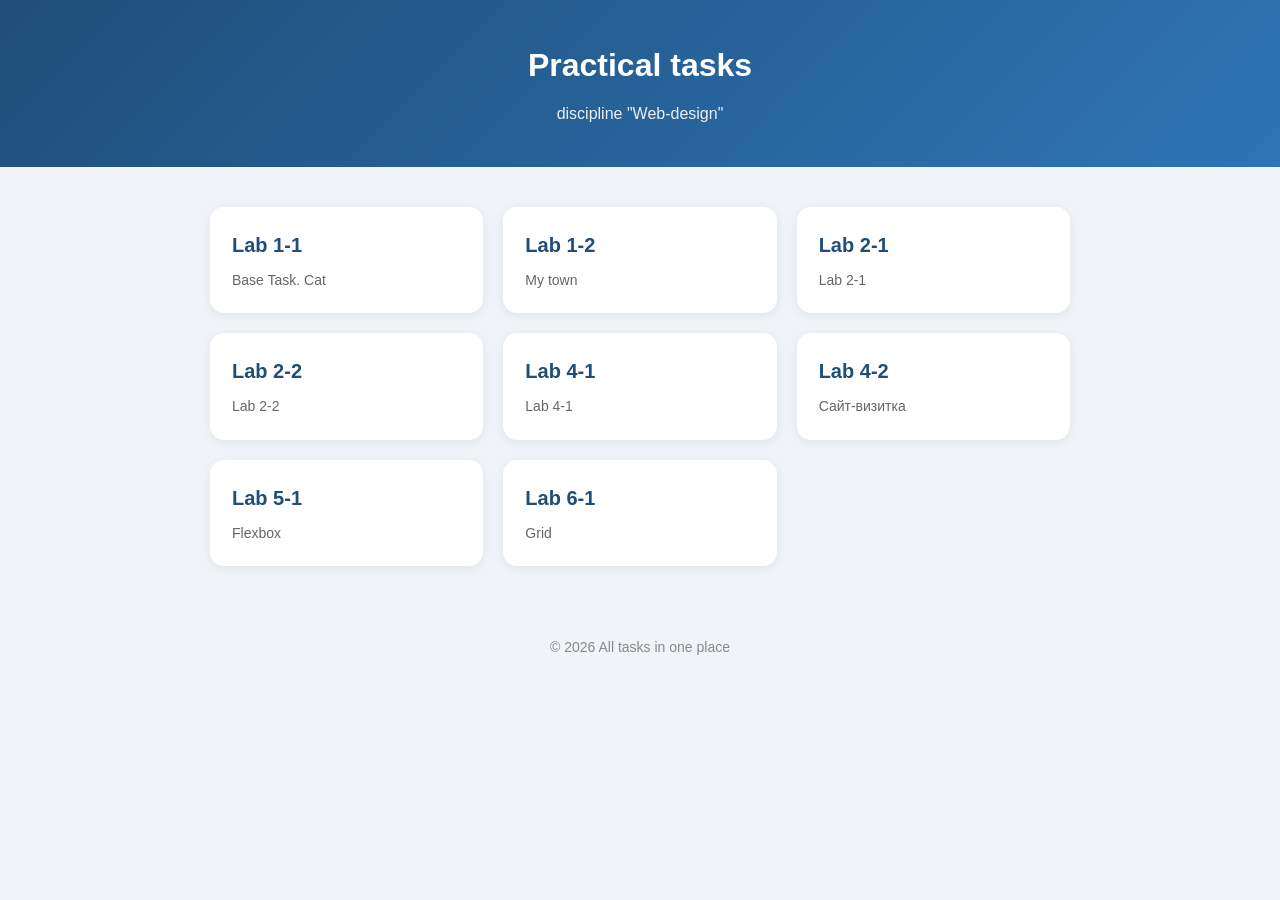
<file: index.html>
﻿<!DOCTYPE html>
<html lang="ru">
<head>
    <meta charset="utf-8">
    <title>Web-design</title>
    <style>
        * {
            box-sizing: border-box;
        }

        body {
            margin: 0;
            font-family: 'Segoe UI', Arial, sans-serif;
            background: #f0f4f8;
            color: #2b2b2b;
            line-height: 1.6;
        }

        header {
            background: linear-gradient(135deg, #1f4e79, #2e75b6);
            color: #fff;
            padding: 40px 20px;
            text-align: center;
        }

            header h1 {
                margin: 0 0 10px;
                font-size: 32px;
            }

            header p {
                margin: 0;
                opacity: 0.9;
            }

        main {
            max-width: 900px;
            margin: 40px auto;
            padding: 0 20px;
        }

        .labs {
            display: grid;
            grid-template-columns: repeat(auto-fill, minmax(260px, 1fr));
            gap: 20px;
        }

        .lab-card {
            display: block;
            background: #fff;
            border-radius: 14px;
            padding: 22px;
            text-decoration: none;
            color: #2b2b2b;
            box-shadow: 0 2px 10px rgba(0, 0, 0, 0.07);
            transition: transform 0.15s, box-shadow 0.15s;
        }

            .lab-card:hover {
                transform: translateY(-4px);
                box-shadow: 0 8px 20px rgba(0, 0, 0, 0.12);
            }

            .lab-card h2 {
                margin: 0 0 8px;
                color: #1f4e79;
                font-size: 20px;
            }

            .lab-card p {
                margin: 0;
                color: #666;
                font-size: 14px;
            }

        footer {
            text-align: center;
            padding: 30px 20px;
            color: #888;
            font-size: 14px;
        }
    </style>
</head>
<body>

    <header>
        <h1>Practical tasks</h1>
        <p>discipline "Web-design"</p>
    </header>

    <main>
        <div class="labs">

            <a class="lab-card" href="lab1-1/index.html">
                <h2>Lab 1-1</h2>
                <p>Base Task. Cat</p>
            </a>

            <a class="lab-card" href="lab1-2/index.html">
                <h2>Lab 1-2</h2>
                <p>My town</p>
            </a>

            <a class="lab-card" href="lab2-1/index.html">
                <h2>Lab 2-1</h2>
                <p>Lab 2-1</p>
            </a>
            <a class="lab-card" href="lab2-2/index.html">
                <h2>Lab 2-2</h2>
                <p>Lab 2-2</p>
            </a>
            <a class="lab-card" href="lab4-1/index.html">
                <h2>Lab 4-1</h2>
                <p>Lab 4-1</p>
            </a>
            <a class="lab-card" href="lab4-2/index.html">
                <h2>Lab 4-2</h2>
                <p>Сайт-визитка</p>
            </a>
            <a class="lab-card" href="lab5-1/index.html">
                <h2>Lab 5-1</h2>
                <p>Flexbox</p>
            </a>
            <a class="lab-card" href="lab6-1/index.html">
                <h2>Lab 6-1</h2>
                <p>Grid</p>
            </a>

        </div>
    </main>

    <footer>
        © 2026 All tasks in one place
    </footer>

</body>
</html>
</file>
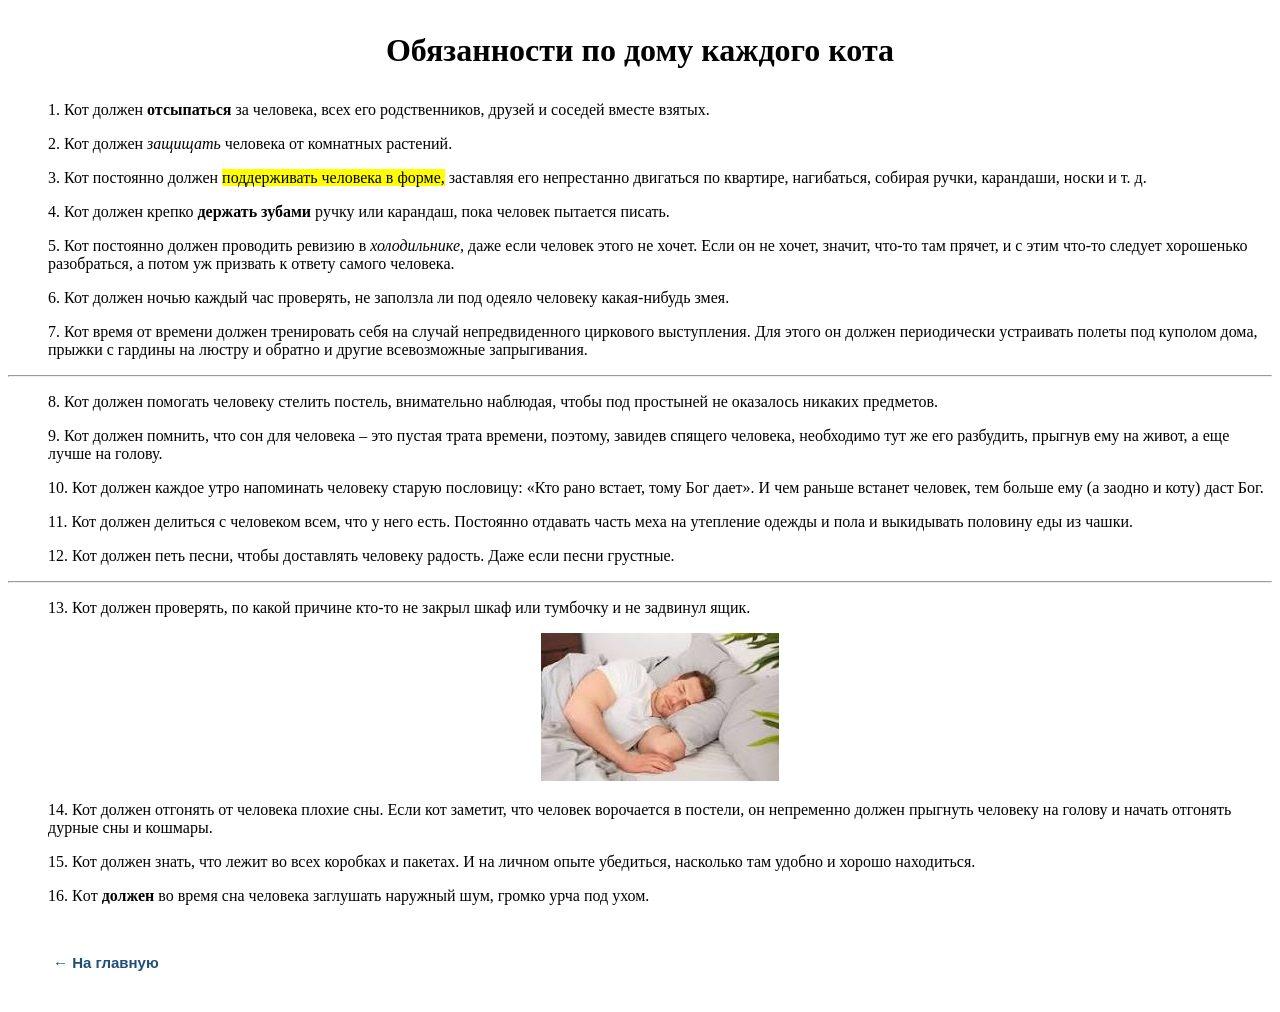
<file: lab1-1/index.html>
﻿<!DOCTYPE html>

<html lang="en" xmlns="http://www.w3.org/1999/xhtml">
<head>
    <meta charset="utf-8" />
    <title>Веб-разработка</title>
    <style>
.back-btn {
    display: inline-block;
    margin: 20px;
    padding: 12px 24px;
    background: rgba(255, 255, 255, 0.15);
    backdrop-filter: blur(10px);
    border: 1px solid rgba(255, 255, 255, 0.3);
    color: #1f4e79;
    text-decoration: none;
    font-family: 'Segoe UI', Arial, sans-serif;
    font-weight: 600;
    font-size: 15px;
    border-radius: 30px;
    transition: all 0.25s ease;
}

.back-btn:hover {
    background: rgba(255, 255, 255, 0.3);
    transform: translateY(-2px);
    box-shadow: 0 8px 20px rgba(0, 0, 0, 0.1);
}
    </style>
</head>

<body>
    <h1> <p style="text-align:center;">Обязанности по дому каждого кота</p></h1>
    <ul>
        1. Кот должен <strong>отсыпаться</strong> за человека, всех его родственников, друзей и
        соседей вместе взятых.
    </ul>
    <ul> 2. Кот должен <em>защищать</em> человека от комнатных растений.</ul>
    <ul>
        3. Кот постоянно должен <mark>поддерживать человека в форме,</mark> заставляя его
        непрестанно двигаться по квартире, нагибаться, собирая ручки, карандаши,
        носки и т. д.
    </ul>
    <ul>
            4. Кот должен крепко <b>держать зубами</b> ручку или карандаш, пока человек
            пытается писать.
    </ul>
    <ul>
            5. Кот постоянно должен проводить ревизию в <i>холодильнике,</i> даже если
            человек этого не хочет. Если он не хочет, значит, что-то там прячет, и с этим
            что-то следует хорошенько разобраться, а потом уж призвать к ответу самого
            человека.
    </ul>
    <ul>
            6. Кот должен ночью каждый час проверять, не заползла ли под одеяло
            человеку какая-нибудь змея.
    </ul>
    <ul>
            7. Кот время от времени должен тренировать себя на случай непредвиденного
            циркового выступления. Для этого он должен периодически устраивать
            полеты под куполом дома, прыжки с гардины на люстру и обратно и другие
            всевозможные запрыгивания.
    </ul>
    <hr />
    <ul>
            8. Кот должен помогать человеку стелить постель, внимательно наблюдая,
            чтобы под простыней не оказалось никаких предметов.
    </ul>
    <ul>
            9. Кот должен помнить, что сон для человека – это пустая трата времени,
            поэтому, завидев спящего человека, необходимо тут же его разбудить,
            прыгнув ему на живот, а еще лучше на голову.
    </ul>
    <ul>
        10. Кот должен каждое утро напоминать человеку старую пословицу: «Кто рано
        встает, тому Бог дает». И чем раньше встанет человек, тем больше ему (а
        заодно и коту) даст Бог.
    </ul>
    <ul>
        11. Кот должен делиться с человеком всем, что у него есть. Постоянно отдавать
        часть меха на утепление одежды и пола и выкидывать половину еды из
        чашки.
    </ul>
    <ul>
        12. Кот должен петь песни, чтобы доставлять человеку радость. Даже если
        песни грустные.
    </ul>
    <hr />
    <ul>
        13. Кот должен проверять, по какой причине кто-то не закрыл шкаф или
        тумбочку и не задвинул ящик.
    </ul>
    <ul> <p style="text-align:center">
    <img src="images/sleep.jpg" alt="Охраняемый человек" title="Охраняемый человек">
        </p>
    </ul>
    <ul>
        14. Кот должен отгонять от человека плохие сны. Если кот заметит, что человек
        ворочается в постели, он непременно должен прыгнуть человеку на голову и
        начать отгонять дурные сны и кошмары.
    </ul>
    <ul>
        15. Кот должен <a>знать</a>, что лежит во всех коробках и пакетах. И на личном опыте
        убедиться, насколько там удобно и хорошо находиться.
    </ul>
    <ul>
    16. Кoт <b>должен</b> во время сна человека заглушать наружный шум, громко урча
    под ухом.
    </ul>
</body>
<a href="../index.html" class="back-btn">← На главную</a>
</html>
</file>
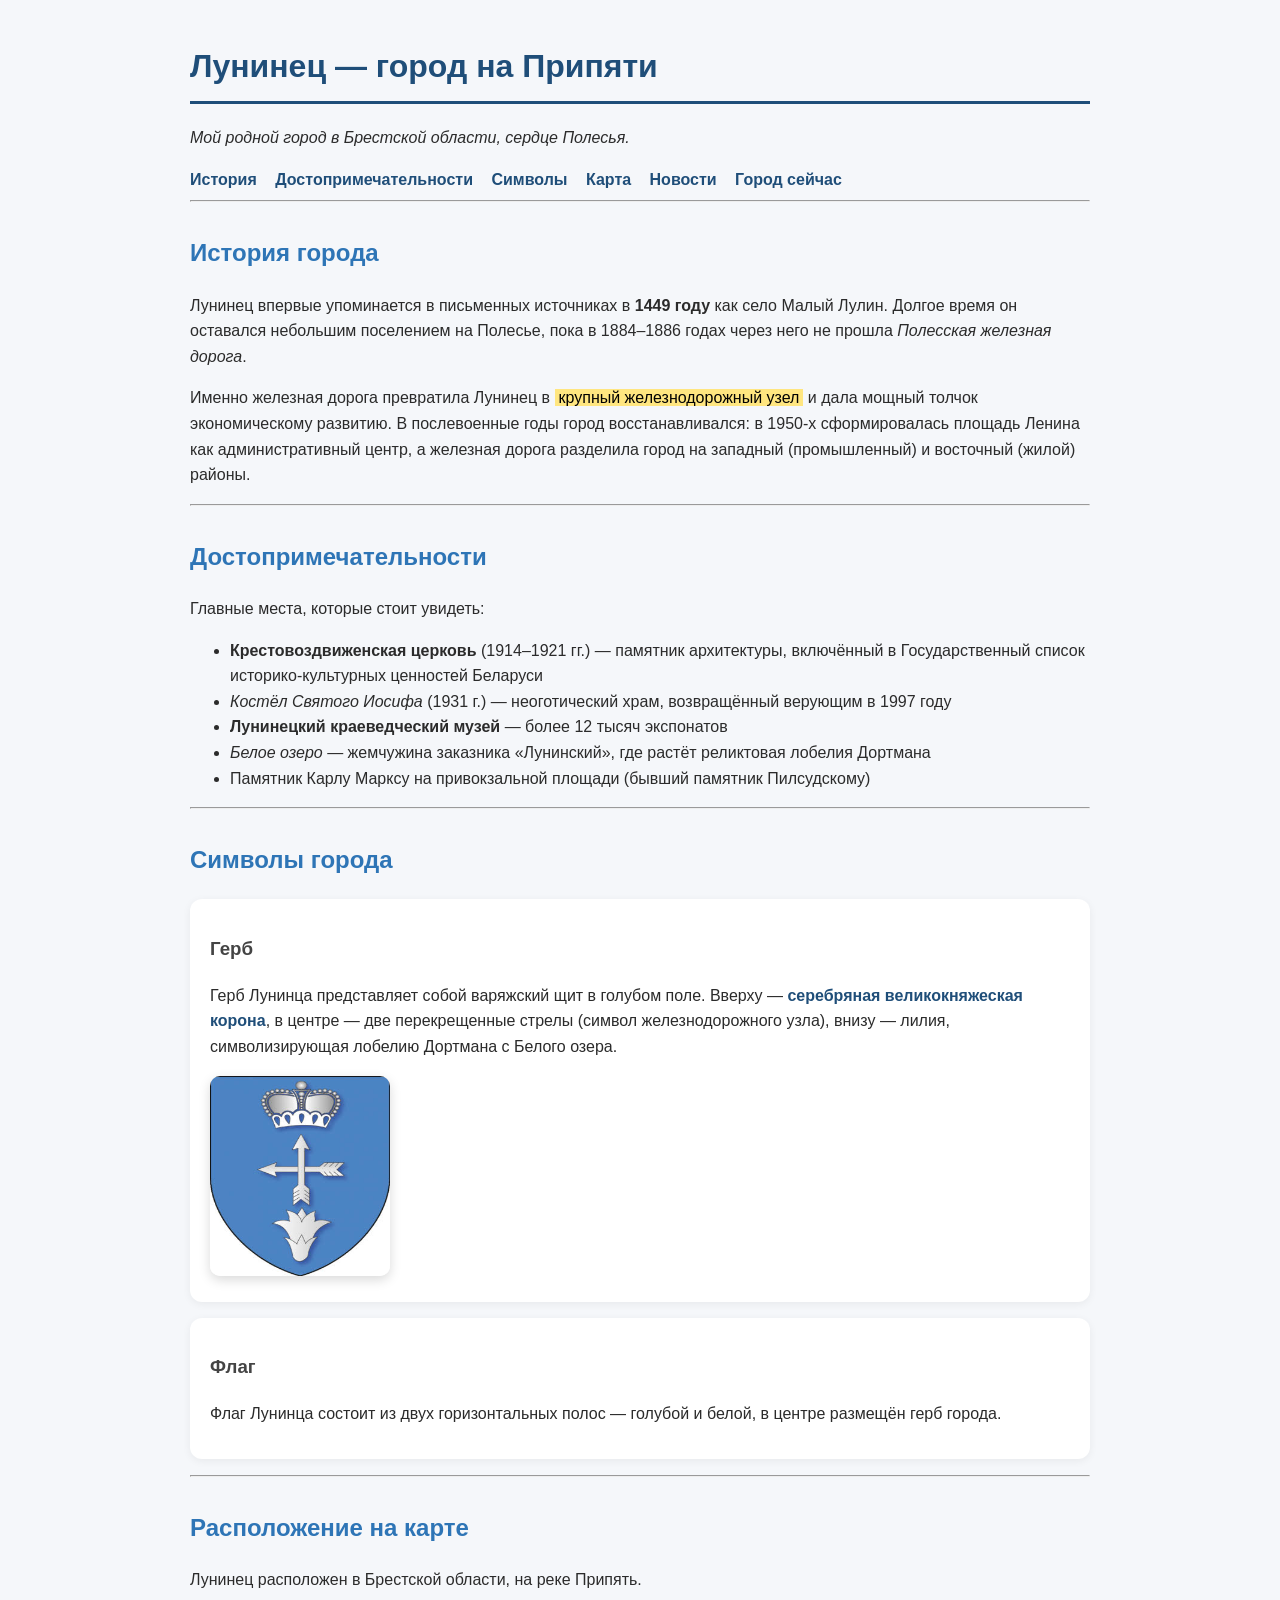
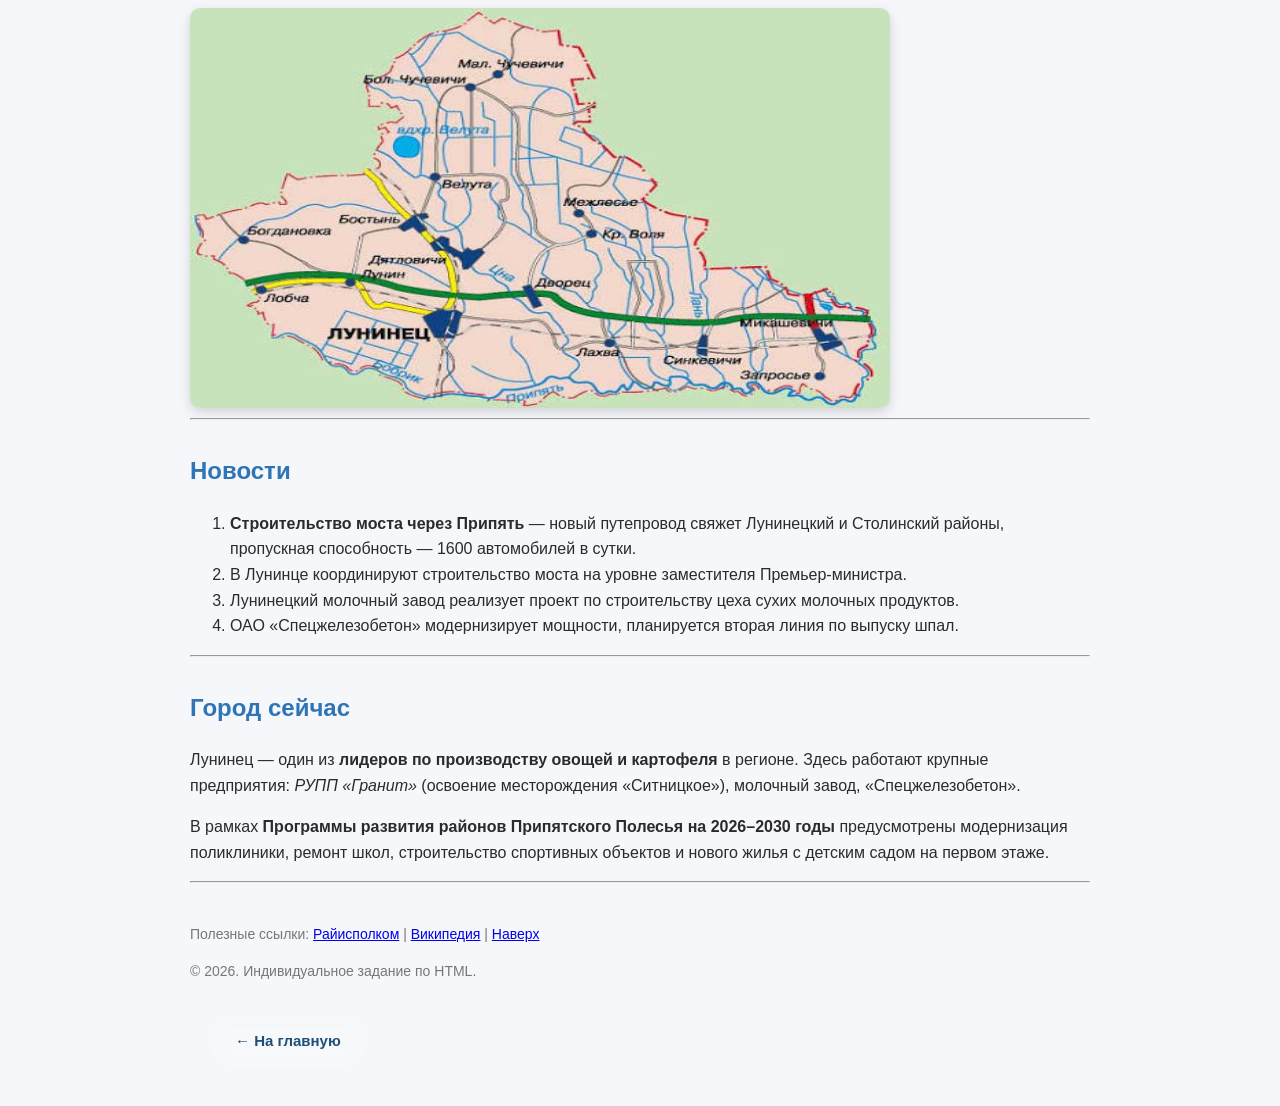
<file: lab1-2/index.html>
﻿<!DOCTYPE html>
<html lang="ru">
<head>
    <meta charset="utf-8" />
    <title>Лунинец — мой город</title>
    <style>
        body {
            font-family: 'Segoe UI', Arial, sans-serif;
            max-width: 900px;
            margin: 0 auto;
            padding: 20px;
            background: #f5f7fa;
            color: #2b2b2b;
            line-height: 1.6;
        }

        h1 {
            color: #1f4e79;
            border-bottom: 3px solid #1f4e79;
            padding-bottom: 8px;
        }

        h2 {
            color: #2e75b6;
            margin-top: 32px;
        }

        h3 {
            color: #444;
        }

        nav a {
            margin-right: 14px;
            color: #1f4e79;
            text-decoration: none;
            font-weight: 600;
        }

            nav a:hover {
                text-decoration: underline;
            }

        img {
            border-radius: 10px;
            box-shadow: 0 4px 12px rgba(0, 0, 0, 0.15);
            margin: 10px 0;
            display: block;
        }

        .card {
            background: #fff;
            padding: 16px 20px;
            border-radius: 12px;
            box-shadow: 0 2px 8px rgba(0, 0, 0, 0.06);
            margin: 16px 0;
        }

        footer {
            margin-top: 40px;
            font-size: 14px;
            color: #777;
        }

        mark {
            background: #ffe680;
            padding: 0 4px;
        }
.back-btn {
    display: inline-block;
    margin: 20px;
    padding: 12px 24px;
    background: rgba(255, 255, 255, 0.15);
    backdrop-filter: blur(10px);
    border: 1px solid rgba(255, 255, 255, 0.3);
    color: #1f4e79;
    text-decoration: none;
    font-family: 'Segoe UI', Arial, sans-serif;
    font-weight: 600;
    font-size: 15px;
    border-radius: 30px;
    transition: all 0.25s ease;
}

.back-btn:hover {
    background: rgba(255, 255, 255, 0.3);
    transform: translateY(-2px);
    box-shadow: 0 8px 20px rgba(0, 0, 0, 0.1);
}
    
    </style>
</head>
<body>

    <h1>Лунинец — город на Припяти</h1>
    <p><em>Мой родной город в Брестской области, сердце Полесья.</em></p>

    <nav>
        <a href="#history">История</a>
        <a href="#sights">Достопримечательности</a>
        <a href="#symbols">Символы</a>
        <a href="#map">Карта</a>
        <a href="#news">Новости</a>
        <a href="#now">Город сейчас</a>
    </nav>

    <hr>

    <main>

        <section id="history">
            <h2>История города</h2>
            <p>
                Лунинец впервые упоминается в письменных источниках в
                <strong>1449 году</strong> как село Малый Лулин. Долгое время
                он оставался небольшим поселением на Полесье, пока в 1884–1886
                годах через него не прошла <em>Полесская железная дорога</em>.
            </p>
            <p>
                Именно железная дорога превратила Лунинец в
                <mark>крупный железнодорожный узел</mark> и дала мощный толчок
                экономическому развитию. В послевоенные годы город
                восстанавливался: в 1950-х сформировалась площадь Ленина как
                административный центр, а железная дорога разделила город
                на западный (промышленный) и восточный (жилой) районы.
            </p>
        </section>

        <hr>

        <section id="sights">
            <h2>Достопримечательности</h2>
            <p>Главные места, которые стоит увидеть:</p>
            <ul>
                <li>
                    <b>Крестовоздвиженская церковь</b> (1914–1921 гг.) — памятник
                    архитектуры, включённый в Государственный список
                    историко-культурных ценностей Беларуси
                </li>
                <li>
                    <i>Костёл Святого Иосифа</i> (1931 г.) — неоготический храм,
                    возвращённый верующим в 1997 году
                </li>
                <li>
                    <strong>Лунинецкий краеведческий музей</strong> — более
                    12 тысяч экспонатов
                </li>
                <li>
                    <em>Белое озеро</em> — жемчужина заказника «Лунинский»,
                    где растёт реликтовая лобелия Дортмана
                </li>
                <li>
                    Памятник Карлу Марксу на привокзальной площади
                    (бывший памятник Пилсудскому)
                </li>
            </ul>
        </section>

        <hr>

        <section id="symbols">
            <h2>Символы города</h2>
            <div class="card">
                <h3>Герб</h3>
                <p>
                    Герб Лунинца представляет собой варяжский щит в голубом поле.
                    Вверху —
                    <span style="color:#1f4e79; font-weight:bold;">серебряная великокняжеская корона</span>,
                    в центре — две перекрещенные стрелы (символ железнодорожного
                    узла), внизу — лилия, символизирующая лобелию Дортмана
                    с Белого озера.
                </p>
                <img src="images/coat.png" alt="Герб Лунинца"
                     title="Герб города Лунинца" width="180" height="200">
            </div>

            <div class="card">
                <h3>Флаг</h3>
                <p>
                    Флаг Лунинца состоит из двух горизонтальных полос — голубой
                    и белой, в центре размещён герб города.
                </p>
            </div>
        </section>

        <hr>

        <section id="map">
            <h2>Расположение на карте</h2>
            <p>Лунинец расположен в Брестской области, на реке Припять.</p>
            <img src="images/map.png" alt="Карта Лунинца"
                 title="Карта города Лунинца" width="700" height="400">
        </section>

        <hr>

        <section id="news">
            <h2>Новости</h2>
            <ol>
                <li>
                    <strong>Строительство моста через Припять</strong> — новый
                    путепровод свяжет Лунинецкий и Столинский районы, пропускная
                    способность — 1600 автомобилей в сутки.
                </li>
                <li>
                    В Лунинце координируют строительство моста на уровне
                    заместителя Премьер-министра.
                </li>
                <li>
                    Лунинецкий молочный завод реализует проект по строительству
                    цеха сухих молочных продуктов.
                </li>
                <li>
                    ОАО «Спецжелезобетон» модернизирует мощности, планируется
                    вторая линия по выпуску шпал.
                </li>
            </ol>
        </section>

        <hr>

        <section id="now">
            <h2>Город сейчас</h2>
            <p>
                Лунинец — один из <b>лидеров по производству овощей и картофеля</b>
                в регионе. Здесь работают крупные предприятия:
                <i>РУПП «Гранит»</i> (освоение месторождения «Ситницкое»),
                молочный завод, «Спецжелезобетон».
            </p>
            <p>
                В рамках <strong>
                    Программы развития районов Припятского Полесья
                    на 2026–2030 годы
                </strong> предусмотрены модернизация поликлиники,
                ремонт школ, строительство спортивных объектов и нового жилья
                с детским садом на первом этаже.
            </p>
        </section>

    </main>

    <hr>

    <footer>
        <p>
            Полезные ссылки:
            <a href="https://luninets.brest-region.gov.by" target="_blank"
               title="Официальный сайт Лунинецкого райисполкома">Райисполком</a> |
            <a href="https://ru.wikipedia.org/wiki/Лунинец" target="_self"
               title="Лунинец в Википедии">Википедия</a> |
            <a href="#history" target="_top" title="Наверх к истории">Наверх</a>
        </p>
        <p>&copy; 2026. Индивидуальное задание по HTML.</p>
    </footer>

</body>
<a href="../index.html" class="back-btn">← На главную</a>
</html>
</file>
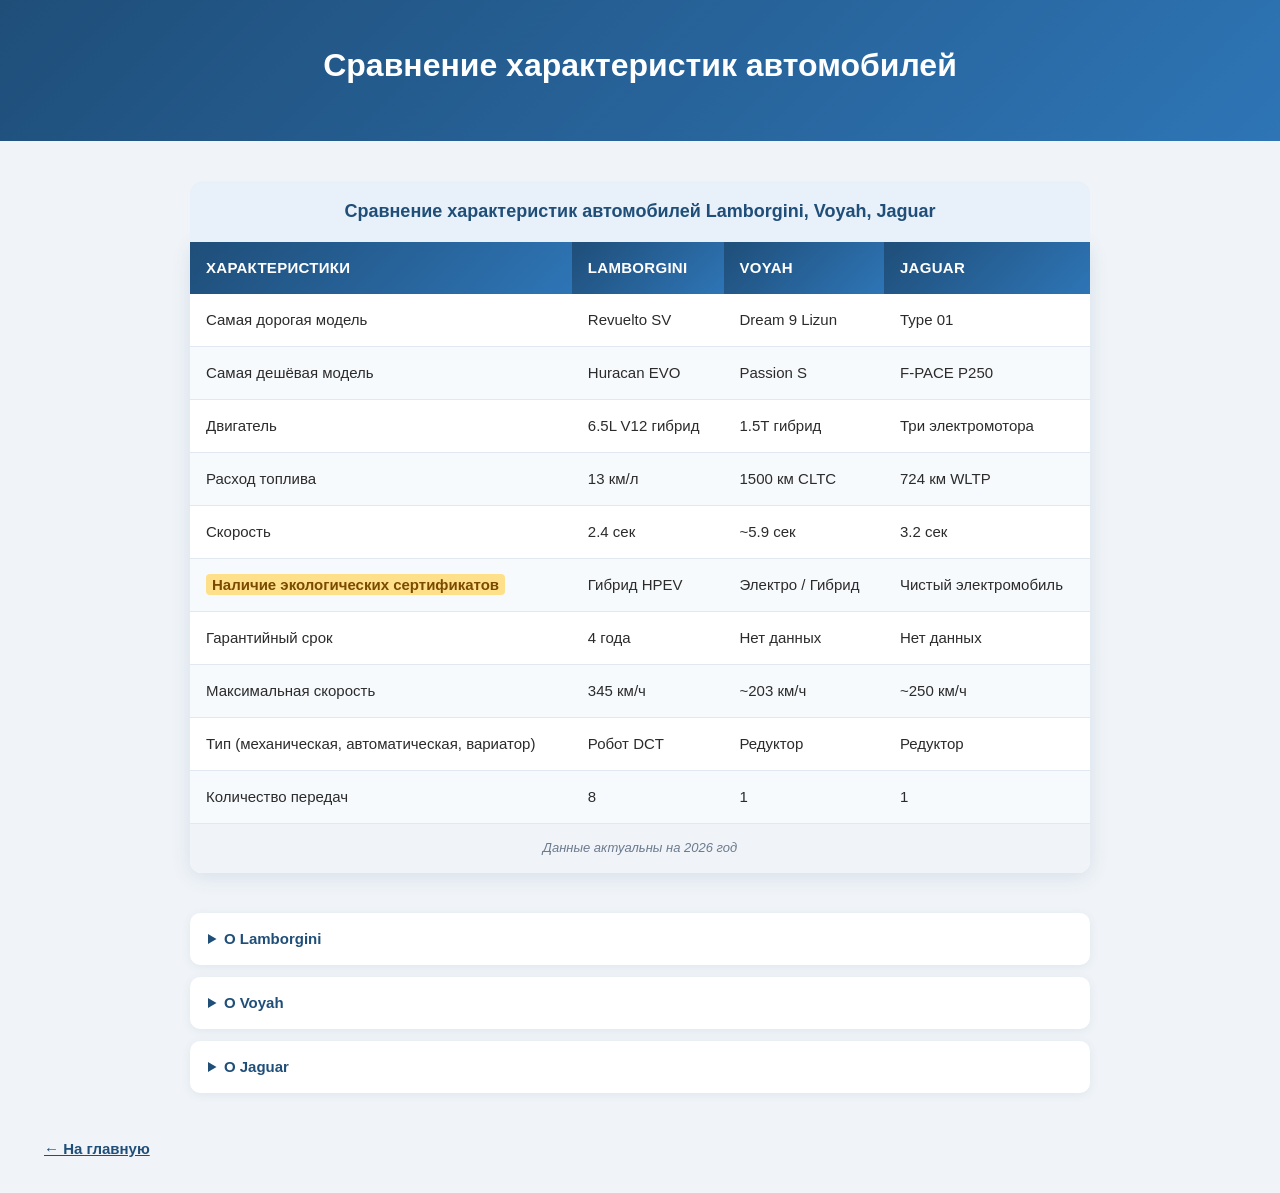
<file: lab2-1/index.html>
﻿<!DOCTYPE html>
<html lang="ru">
<head>
    <meta charset="utf-8">
    <title>Lab2/Base task/comparison_cars</title>
    <style>
        * {
            box-sizing: border-box;
        }

        body {
            margin: 0;
            font-family: 'Segoe UI', Arial, sans-serif;
            background: #f0f4f8;
            color: #2b2b2b;
            line-height:1.6;
        }

        header {
            background: linear-gradient(135deg, #1f4e79, #2e75b6);
            color: #fff;
            padding: 40px 20px;
            text-align: center;
        }
         header h1 {
             margin: 0 0 10px;
             font-size: 32px;
         }

         
         table {
             width: 100%;
             max-width: 900px;
             margin: 40px auto;
             border-collapse: collapse;
             background: #ffffff;
             border-radius: 12px;
             overflow: hidden;
             box-shadow: 0 4px 20px rgba(31, 78, 121, 0.12);
             font-size: 15px;
         }
        caption {
            caption-side: top;
            padding: 16px;
            font-size: 18px;
            font-weight: 600;
            color: #1f4e79;
            background: #e8f0f9;
            border-radius: 12px 12px 0 0;
        }
        th, td {
            padding: 14px 16px;
            text-align: left;
            border-bottom: 1px solid #e2e8f0;
        }
        thead th {
            background: linear-gradient(135deg, #1f4e79, #2e75b6);
            color: #ffffff;
            font-weight: 600;
            font-size: 15px;
            letter-spacing: 0.3px;
            text-transform: uppercase;
            border-bottom: none;
        }
        tbody tr:nth-child(even) {
            background: #f7fafd; /* чередование строк */
        }

        tbody tr:hover {
            background: #eaf3fb; /* подсветка при наведении */
            transition: background 0.2s ease;
        }

        tbody th {
            font-weight: 600;
            color: #1f4e79;
            background: #f0f4f8;
            width: 30%;
        }
        tfoot td {
            text-align: center;
            font-size: 13px;
            color: #6b7a8d;
            font-style: italic;
            background: #f0f4f8;
            border-bottom: none;
        }

        mark {
            background: #ffe08a;
            color: #7a4a00;
            padding: 2px 6px;
            border-radius: 4px;
            font-weight: 600;
        }
        details {
            max-width: 900px;
            margin: 12px auto;
            padding: 14px 18px;
            background: #ffffff;
            border-radius: 10px;
            box-shadow: 0 2px 10px rgba(31, 78, 121, 0.08);
            cursor: pointer;
        }

        summary {
            font-weight: 600;
            color: #1f4e79;
            font-size: 15px;
        }
        details p {
            margin: 10px 0 0;
            color: #4a5568;
            font-size: 14px;
        }

         
         .back-btn {
             display: inline-block;
             margin: 20px;
             padding: 12px 24px;
             color: #1f4e79;
             font-weight: 600;
             font-size: 15px;
             border-radius: 30px;
             transition: all 0.25s ease;
         }
         .back-btn:hover {
             background: rgba(255, 255, 255, 0.3);
             transform: translateX(-2px);
             box-shadow: 0 8px 20px rgba(0, 0, 0, 0.1);
         }
    </style>
</head>
<body>
    <header>
        <h1>  Сравнение характеристик автомобилей </h1>
    </header>
    <table>
        <caption>
            Сравнение характеристик автомобилей Lamborgini, Voyah, Jaguar
        </caption>
        <thead>
            <tr>
                <th>
                    Характеристики
                </th>
                <th>
                    Lamborgini
                </th>
                <th>
                    Voyah
                </th>
                <th>
                    Jaguar
                </th>
            </tr>
        </thead>
        <tbody>
            <tr>
                <td>
                    Самая дорогая модель
                </td>
                <td>
                    Revuelto SV
                </td>
                <td>
                    Dream 9 Lizun
                </td>
                <td>
                    Type 01
                </td>
            </tr>
            <tr>
                <td>
                    Самая дешёвая модель
                </td>
                <td>
                    Huracan EVO
                </td>
                <td>
                    Passion S
                </td>
                <td>
                    F-PACE P250
                </td>
            </tr>
            <tr>
                <td>
                    Двигатель
                </td>
                <td>
                    6.5L V12 гибрид
                </td>
                <td>
                    1.5T гибрид
                </td>
                <td>
                    Три электромотора
                </td>
            </tr>
            <tr>
                <td>
                    Расход топлива
                </td>
                <td>
                    13 км/л
                </td>
                <td>
                    1500 км CLTC
                </td>
                <td>
                    724 км WLTP
                </td>
            </tr>
            <tr>
                <td>
                    Скорость
                </td>
                <td>
                    2.4 сек
                </td>
                <td>
                    ~5.9 сек
                </td>
                <td>
                    3.2 сек
                </td>
            </tr>
            <tr>
                <td>
                    <mark>
                        Наличие экологических сертификатов
                    </mark>

                </td>
                <td>
                    Гибрид HPEV
                </td>
                <td>
                    Электро / Гибрид
                </td>
                <td>
                    Чистый электромобиль
                </td>
            </tr>
            <tr>
                <td>
                    Гарантийный срок
                </td>
                <td>
                    4 года
                </td>
                <td>
                    Нет данных
                </td>
                <td>
                    Нет данных
                </td>
            </tr>
            <tr>
                <td>
                    Максимальная скорость
                </td>
                <td>
                    345 км/ч
                </td>
                <td>
                    ~203 км/ч
                </td>
                <td>
                    ~250 км/ч
                </td>
            </tr>
            <tr>
                <td>
                    Тип (механическая, автоматическая, вариатор)
                </td>
                <td>
                    Робот DCT
                </td>
                <td>
                    Редуктор
                </td>
                <td>
                    Редуктор
                </td>
            </tr>
            <tr>
                <td>
                    Количество передач
                </td>
                <td>
                    8
                </td>
                <td>
                    1
                </td>
                <td>
                    1
                </td>
            </tr>
        </tbody>
        <tfoot>
            <tr>
                <td colspan="4">Данные актуальны на 2026 год</td>
            </tr>
        </tfoot>
    </table>
    <details>
        <summary> О Lamborgini</summary>
        <p>Итальянский производитель, основан в 1963 году Ферручо Ламборгини</p>
    </details>
    <details>
        <summary> О Voyah</summary>
        <p>Китайский премиальный электробренд, принадлежит Dongfeng</p>
    </details>
    <details>
        <summary> О Jaguar</summary>
        <p>Британская марка, основана в 1935 году, с 2008 входит в Tata Motors</p>
    </details>
    <a href="../index.html" class="back-btn">← На главную</a>
</body>
</html>
</file>
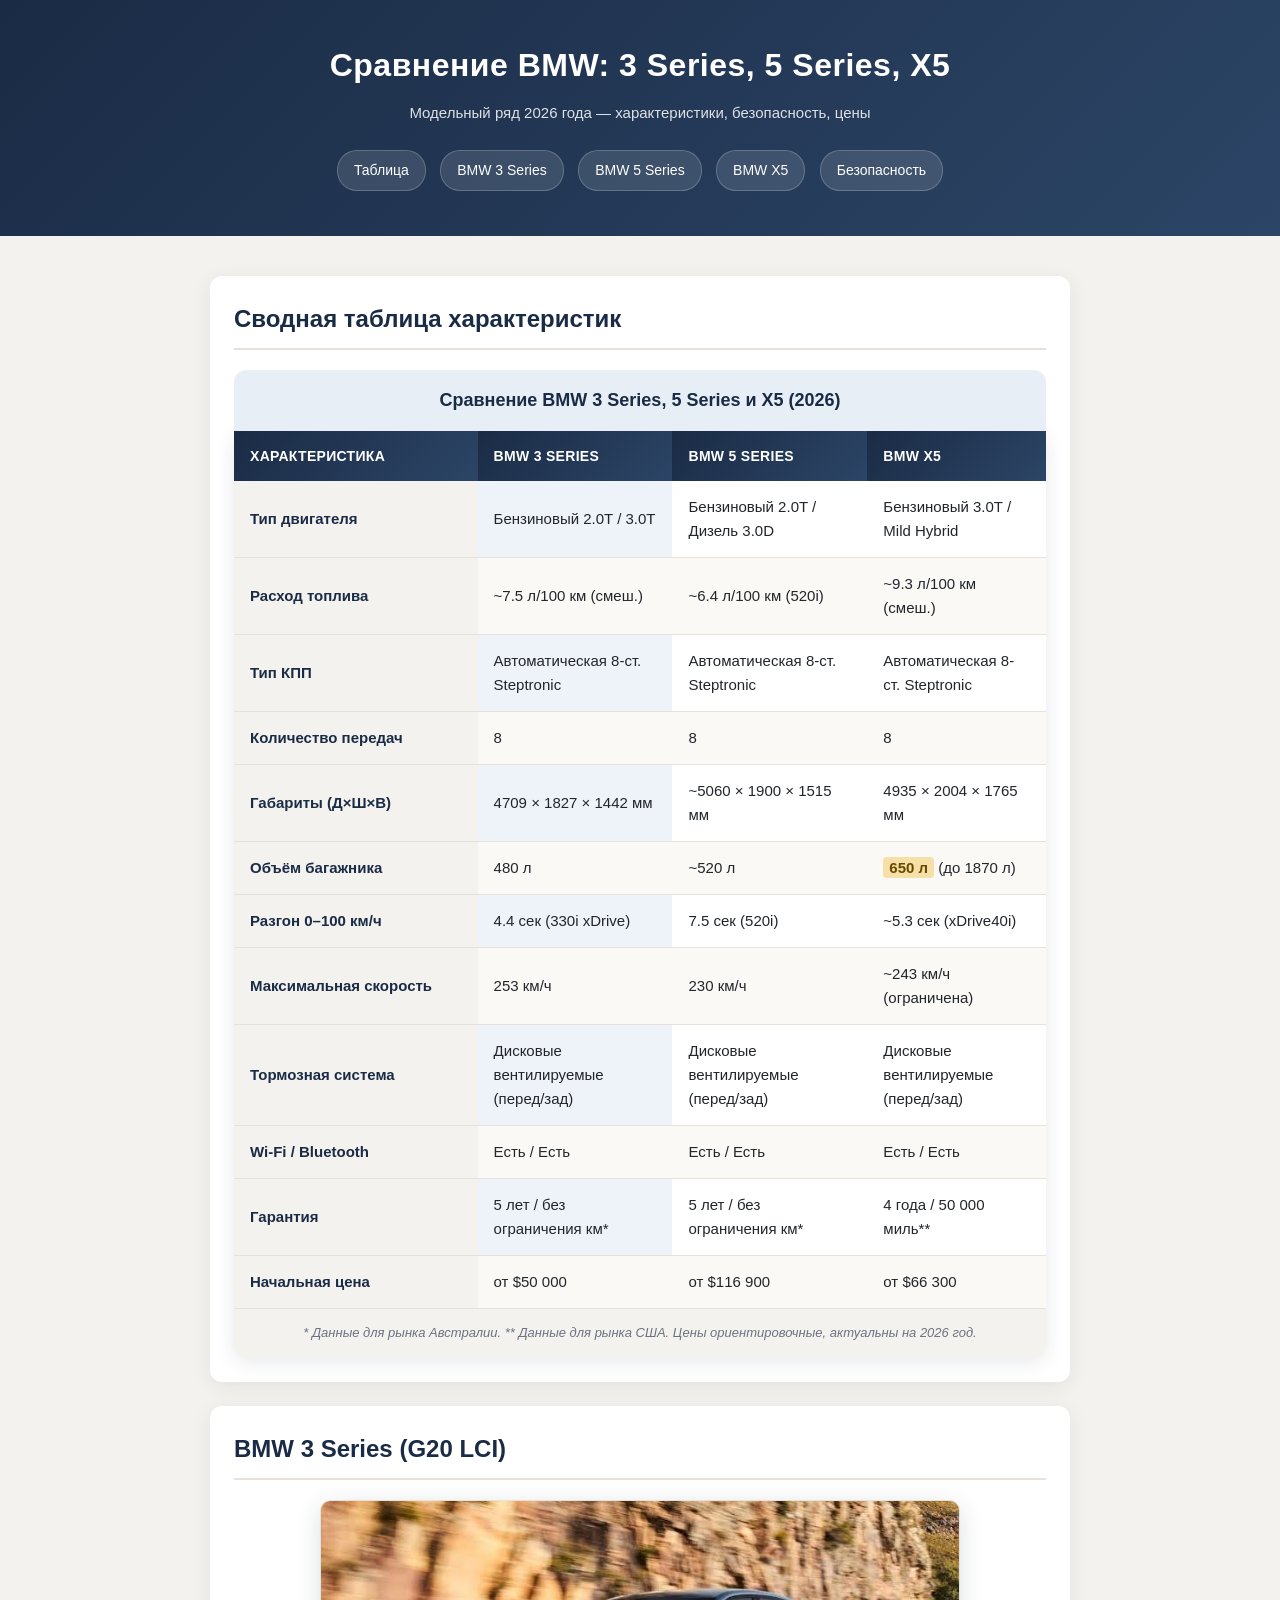
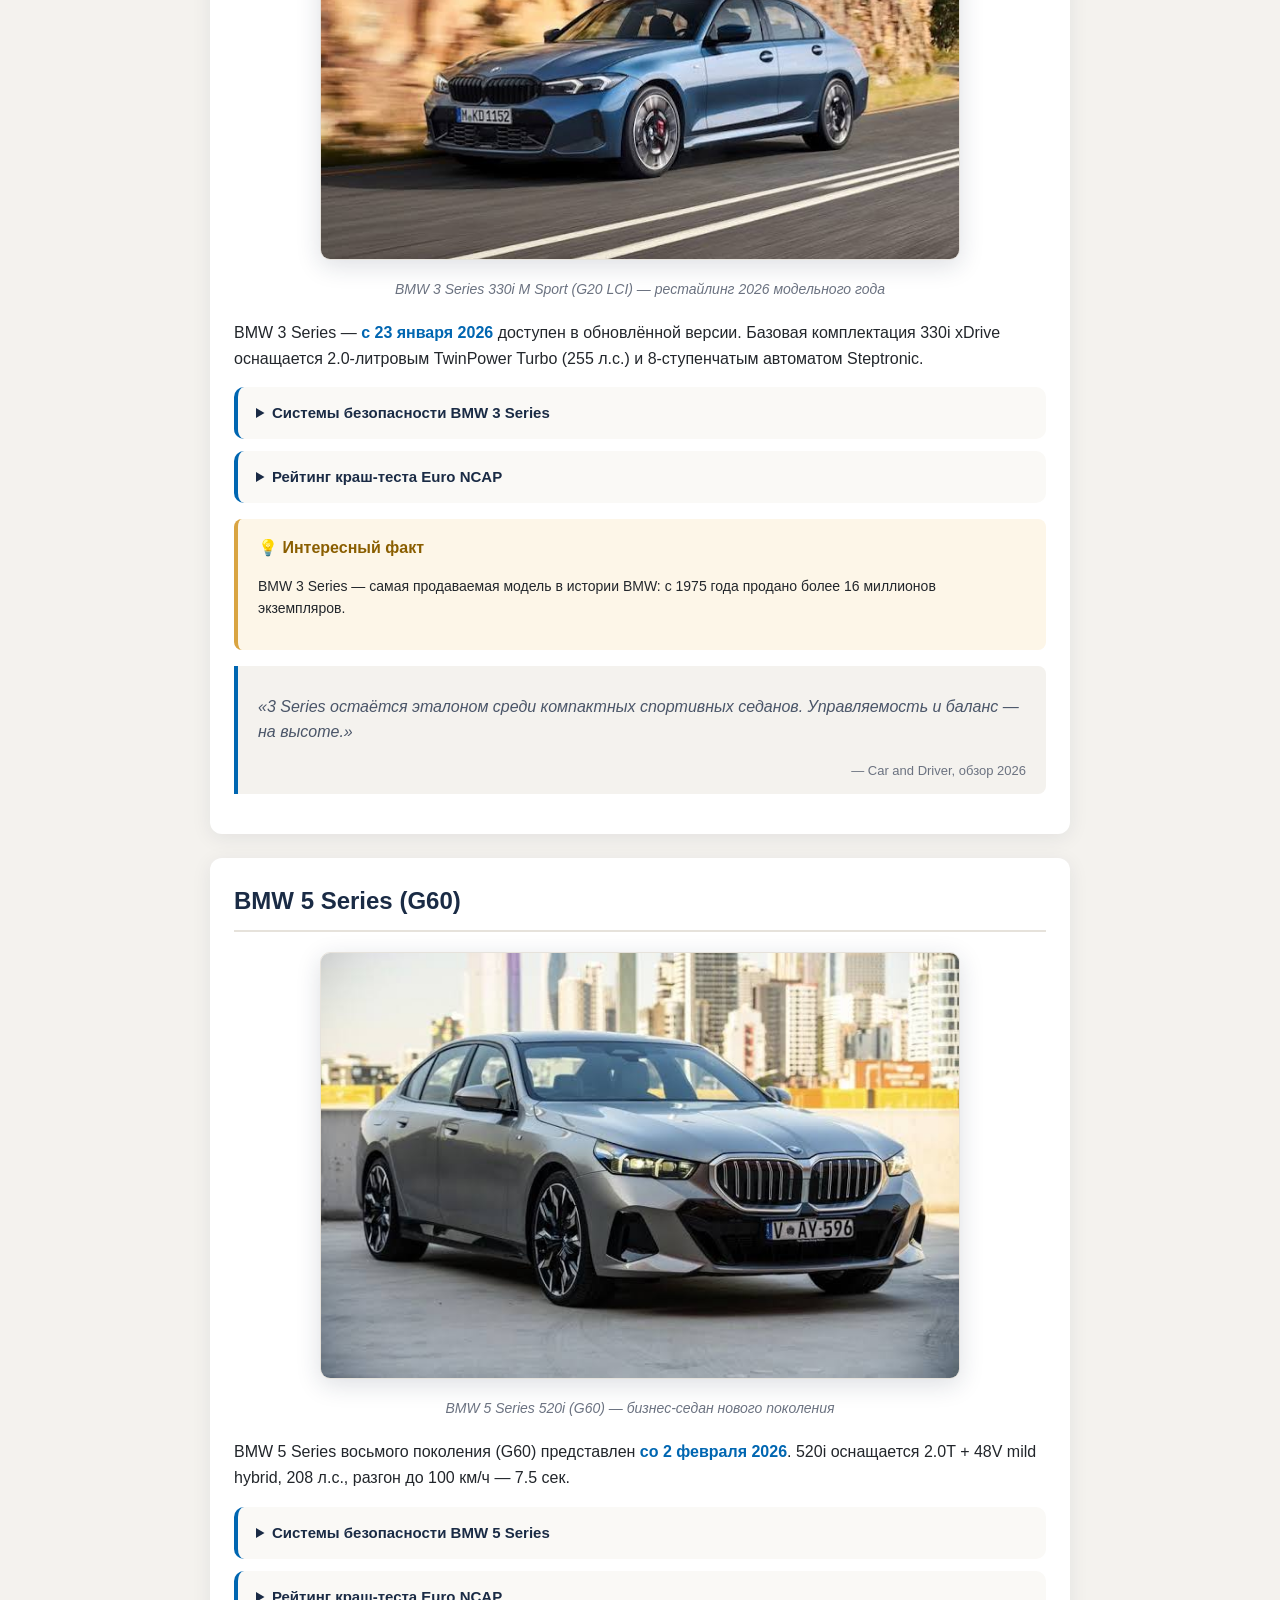
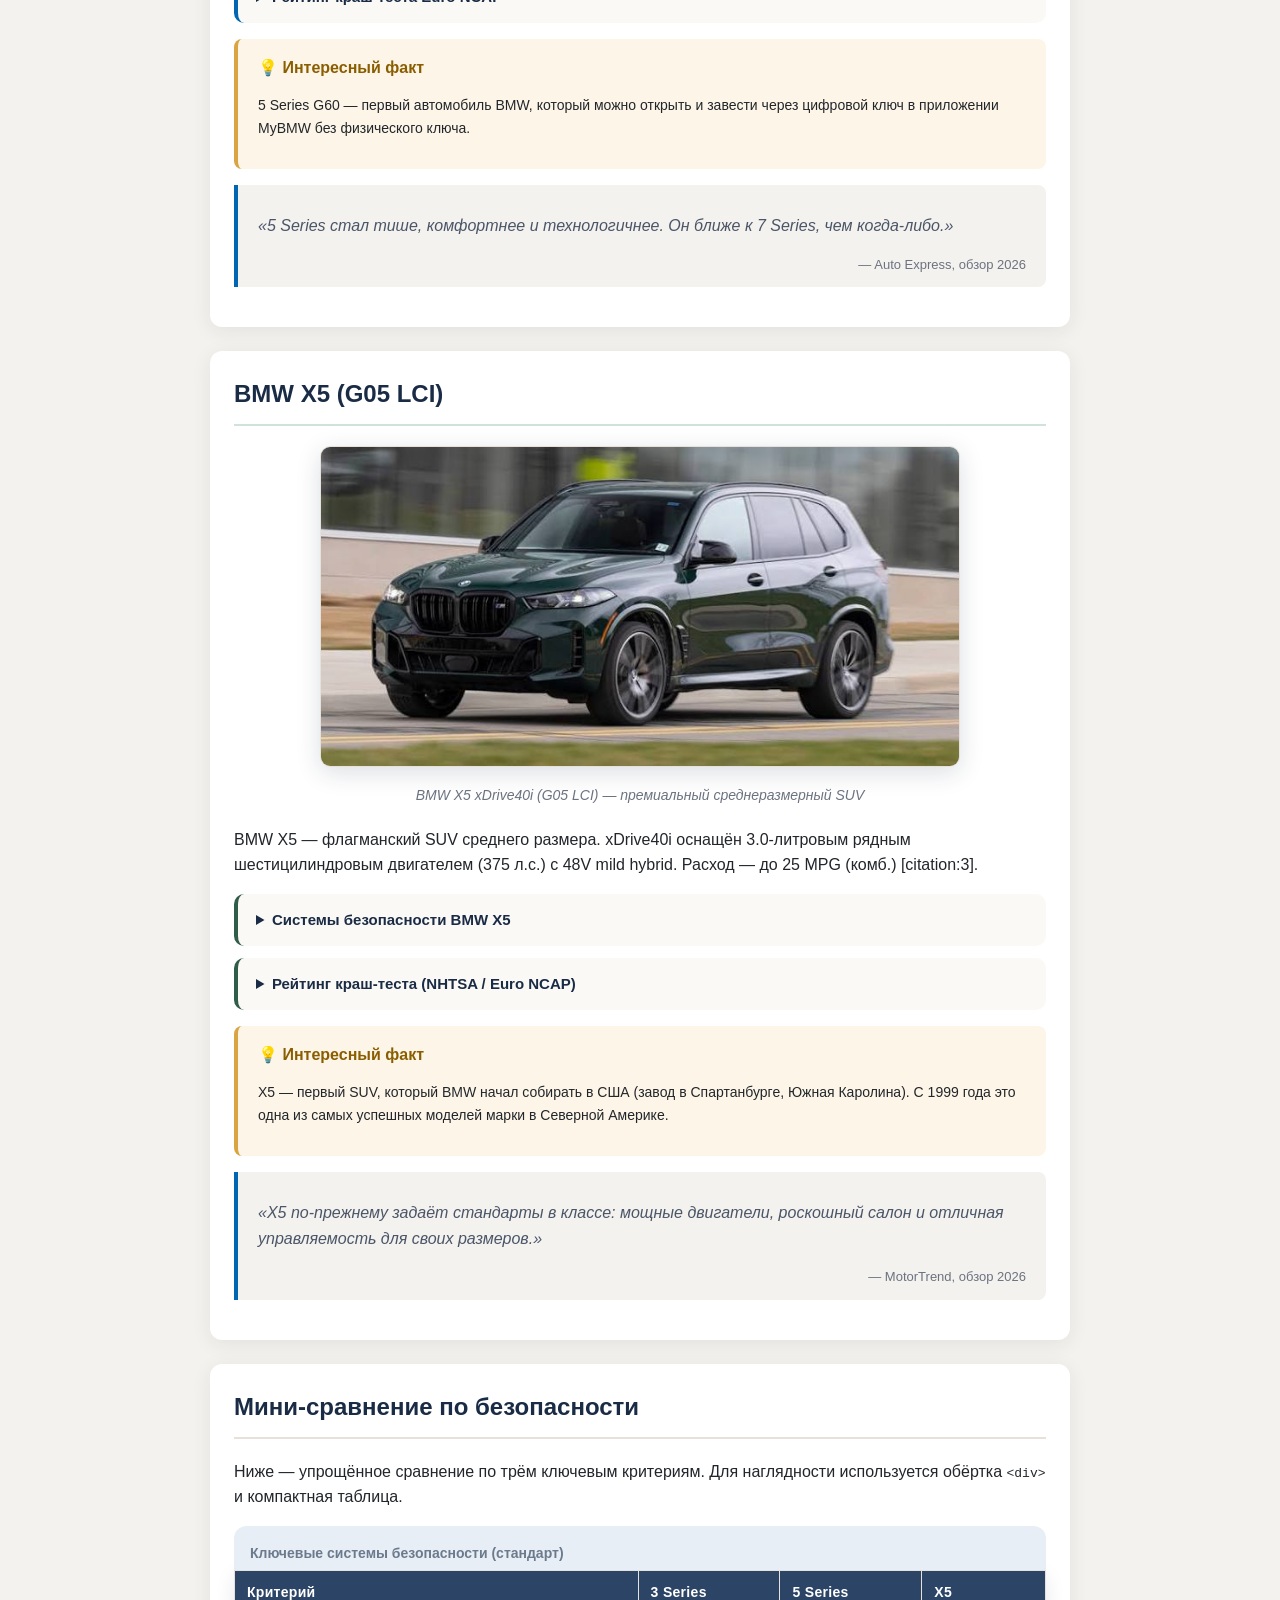
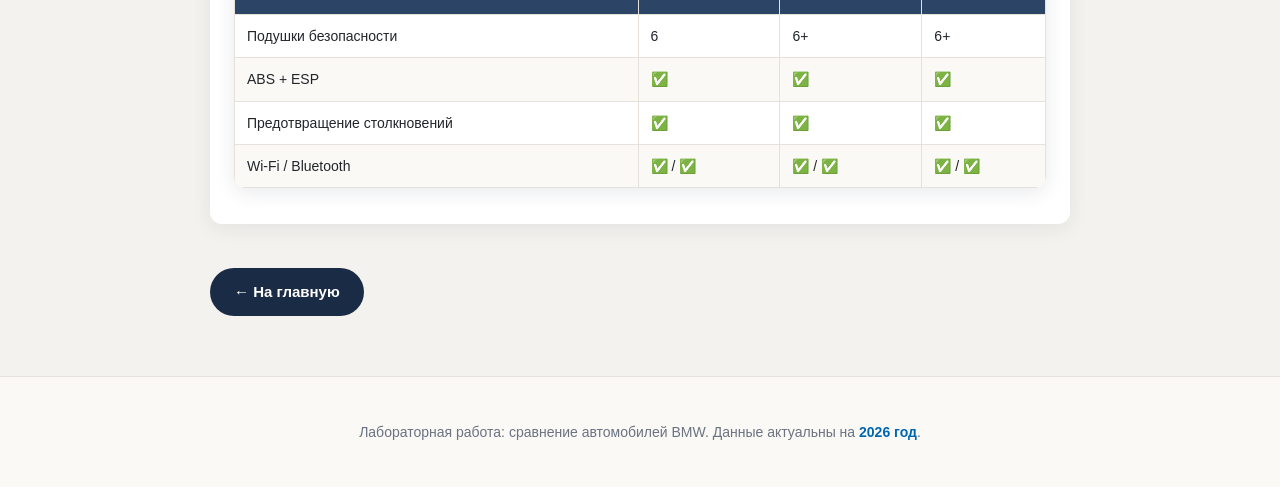
<file: lab2-2/index.html>
﻿<!DOCTYPE html>
<html lang="ru">
<head>
    <meta charset="utf-8">
    <title>Сравнение BMW 3 Series, 5 Series и X5 (2026)</title>
    <style>
        * {
            box-sizing: border-box;
        }

        body {
            margin: 0;
            font-family: 'Segoe UI', Arial, sans-serif;
            background: #f4f2ee; /* тёплый светло-серый вместо холодного голубого */
            color: #22262b; /* графитовый текст */
            line-height: 1.6;
        }

        /* ==================== ШАПКА ==================== */
        header {
            background: linear-gradient(135deg, #1a2b45, #2c4566);
            color: #fff;
            padding: 40px 20px;
            text-align: center;
        }

            header h1 {
                margin: 0 0 10px;
                font-size: 32px;
                letter-spacing: 0.5px;
            }

            header p {
                margin: 0;
                opacity: 0.85;
                font-size: 15px;
            }

        /* ==================== НАВИГАЦИЯ ==================== */
        nav {
            max-width: 900px;
            margin: 20px auto 0;
            text-align: center;
        }

            nav a {
                display: inline-block;
                margin: 5px;
                padding: 8px 16px;
                background: rgba(255, 255, 255, 0.12);
                color: #fff;
                text-decoration: none;
                border-radius: 20px;
                font-size: 14px;
                border: 1px solid rgba(255, 255, 255, 0.2);
                transition: all 0.25s ease;
            }

                nav a:hover {
                    background: #d9a441; /* песочный акцент при наведении */
                    border-color: #d9a441;
                    color: #1a2b45;
                }

        /* ==================== ОСНОВНОЙ КОНТЕНТ ==================== */
        main {
            max-width: 900px;
            margin: 40px auto;
            padding: 0 20px;
        }

        section {
            background: #ffffff;
            border-radius: 12px;
            padding: 24px;
            margin-bottom: 24px;
            box-shadow: 0 4px 20px rgba(26, 43, 69, 0.08);
        }

            section h2 {
                margin-top: 0;
                color: #1a2b45;
                border-bottom: 2px solid #e6e2db;
                padding-bottom: 10px;
            }

        /* ==================== ИЗОБРАЖЕНИЯ ==================== */
        figure {
            margin: 20px 0;
            text-align: center;
        }

            figure img {
                max-width: 100%;
                height: auto;
                border-radius: 10px;
                box-shadow: 0 6px 24px rgba(26, 43, 69, 0.15);
                border: 1px solid #e6e2db;
            }

        figcaption {
            margin-top: 10px;
            font-size: 14px;
            color: #6b7280;
            font-style: italic;
        }

        /* ==================== ТАБЛИЦА ==================== */
        table {
            width: 100%;
            border-collapse: collapse;
            background: #fff;
            border-radius: 12px;
            overflow: hidden;
            box-shadow: 0 4px 20px rgba(26, 43, 69, 0.1);
            font-size: 15px;
        }

        caption {
            padding: 16px;
            font-size: 18px;
            font-weight: 600;
            color: #1a2b45;
            background: #e8eef5; /* мягкий серо-синий вместо ярко-голубого */
            border-radius: 12px 12px 0 0;
        }

        th, td {
            padding: 14px 16px;
            text-align: left;
            border-bottom: 1px solid #e6e2db; /* тёплая граница */
        }

        thead th {
            background: linear-gradient(135deg, #1a2b45, #2c4566);
            color: #ffffff;
            font-weight: 600;
            letter-spacing: 0.3px;
            text-transform: uppercase;
            border-bottom: none;
            font-size: 14px;
        }

        tbody tr:nth-child(even) {
            background: #faf9f6;
        }
        /* тёплый бежевый */
        tbody tr:hover {
            background: #f0ece2;
            transition: background 0.2s ease;
        }

        tbody th {
            font-weight: 600;
            color: #1a2b45;
            background: #f4f2ee;
            width: 30%;
        }

        tfoot td {
            text-align: center;
            font-size: 13px;
            color: #6b7280;
            font-style: italic;
            background: #f4f2ee;
            border-bottom: none;
        }

        /* ==================== ВЫДЕЛЕНИЕ ==================== */
        mark {
            background: #f7dfa8; /* тёплый жёлто-песочный */
            color: #6b4a00;
            padding: 2px 6px;
            border-radius: 4px;
            font-weight: 600;
        }

        /* ==================== DETAILS ==================== */
        details {
            margin: 12px 0;
            padding: 14px 18px;
            background: #faf9f6;
            border-radius: 10px;
            border-left: 4px solid #0066b1; /* BMW M-синий */
        }

        summary {
            font-weight: 600;
            color: #1a2b45;
            font-size: 15px;
            cursor: pointer;
        }

        details p, details ul {
            margin: 10px 0 0;
            color: #4a5568;
            font-size: 14px;
        }

        /* ==================== ASIDE ==================== */
        aside {
            background: #fdf6e8; /* тёплый песочный */
            border-left: 4px solid #d9a441;
            padding: 16px 20px;
            border-radius: 8px;
            margin: 16px 0;
            font-size: 14px;
        }

            aside h3 {
                margin: 0 0 8px;
                color: #8a5e00;
                font-size: 16px;
            }

        /* ==================== ЦИТАТЫ ==================== */
        blockquote {
            margin: 16px 0;
            padding: 12px 20px;
            background: #f4f2ee;
            border-left: 4px solid #0066b1;
            font-style: italic;
            color: #4a5568;
            border-radius: 0 8px 8px 0;
        }

            blockquote footer {
                margin-top: 8px;
                font-style: normal;
                font-size: 13px;
                color: #6b7280;
                text-align: right;
            }

        /* ==================== PROGRESS ==================== */
        progress {
            width: 100%;
            height: 22px;
            border-radius: 11px;
            overflow: hidden;
        }

            progress::-webkit-progress-bar {
                background: #e6e2db;
                border-radius: 11px;
            }

            progress::-webkit-progress-value {
                background: linear-gradient(90deg, #0066b1, #1a2b45);
                border-radius: 11px;
            }

        .progress-label {
            display: flex;
            justify-content: space-between;
            font-size: 13px;
            color: #4a5568;
            margin-bottom: 4px;
        }

        /* ==================== СПИСКИ ==================== */
        ul {
            padding-left: 20px;
        }

        li {
            margin-bottom: 4px;
        }

        time {
            color: #0066b1;
            font-weight: 600;
        }

        /* ==================== FOOTER ==================== */
        footer.page-footer {
            text-align: center;
            padding: 30px 20px;
            color: #6b7280;
            font-size: 14px;
            background: #faf9f6;
            border-top: 1px solid #e6e2db;
            margin-top: 40px;
        }

        /* ==================== КНОПКА ==================== */
        .back-btn {
            display: inline-block;
            margin: 20px 0;
            padding: 12px 24px;
            background: #1a2b45;
            color: #fff;
            font-weight: 600;
            font-size: 15px;
            border-radius: 30px;
            text-decoration: none;
            transition: all 0.25s ease;
        }

            .back-btn:hover {
                background: #0066b1;
                transform: translateX(-2px);
                box-shadow: 0 8px 20px rgba(0, 102, 177, 0.25);
            }

        /* ==================== МИНИ-ТАБЛИЦА ==================== */
        .mini-table {
            width: 100%;
            border-collapse: collapse;
            margin: 12px 0;
            font-size: 14px;
        }

            .mini-table th, .mini-table td {
                padding: 10px 12px;
                border: 1px solid #e6e2db;
            }

            .mini-table thead th {
                background: #2c4566;
                color: #fff;
                text-transform: none;
            }

            .mini-table tbody tr:nth-child(even) {
                background: #faf9f6;
            }

        /* подсветка второго столбца через <col> */
        col.highlight {
            background: #eef3f9;
        }

        /* Зелёный акцент для секции X5 — опционально */
        #bmwx5 h2 {
            border-bottom-color: #cfe3d8;
        }

        #bmwx5 details {
            border-left-color: #2f5d4a;
        }
    </style>
</head>
<body>

    <header>
        <h1>Сравнение BMW: 3 Series, 5 Series, X5</h1>
        <p>Модельный ряд 2026 года — характеристики, безопасность, цены</p>
        <nav>
            <a href="#table">Таблица</a>
            <a href="#bmw3">BMW 3 Series</a>
            <a href="#bmw5">BMW 5 Series</a>
            <a href="#bmwx5">BMW X5</a>
            <a href="#safety">Безопасность</a>
        </nav>
    </header>

    <main>

        <!-- ==================== ОСНОВНАЯ ТАБЛИЦА ==================== -->
        <section id="table">
            <h2>Сводная таблица характеристик</h2>

            <table>
                <caption>Сравнение BMW 3 Series, 5 Series и X5 (2026)</caption>

                <colgroup>
                    <col style="width: 28%;">
                    <col class="highlight" style="width: 24%;">
                    <col style="width: 24%;">
                    <col style="width: 24%;">
                </colgroup>

                <thead>
                    <tr>
                        <th>Характеристика</th>
                        <th>BMW 3 Series</th>
                        <th>BMW 5 Series</th>
                        <th>BMW X5</th>
                    </tr>
                </thead>

                <tbody>
                    <tr>
                        <th>Тип двигателя</th>
                        <td>Бензиновый 2.0T / 3.0T</td>
                        <td>Бензиновый 2.0T / Дизель 3.0D</td>
                        <td>Бензиновый 3.0T / Mild Hybrid</td>
                    </tr>
                    <tr>
                        <th>Расход топлива</th>
                        <td>~7.5 л/100 км (смеш.)</td>
                        <td>~6.4 л/100 км (520i)</td>
                        <td>~9.3 л/100 км (смеш.)</td>
                    </tr>
                    <tr>
                        <th>Тип КПП</th>
                        <td>Автоматическая 8-ст. Steptronic</td>
                        <td>Автоматическая 8-ст. Steptronic</td>
                        <td>Автоматическая 8-ст. Steptronic</td>
                    </tr>
                    <tr>
                        <th>Количество передач</th>
                        <td>8</td>
                        <td>8</td>
                        <td>8</td>
                    </tr>
                    <tr>
                        <th>Габариты (Д×Ш×В)</th>
                        <td>4709 × 1827 × 1442 мм</td>
                        <td>~5060 × 1900 × 1515 мм</td>
                        <td>4935 × 2004 × 1765 мм</td>
                    </tr>
                    <tr>
                        <th>Объём багажника</th>
                        <td>480 л</td>
                        <td>~520 л</td>
                        <td><mark>650 л</mark> (до 1870 л)</td>
                    </tr>
                    <tr>
                        <th>Разгон 0–100 км/ч</th>
                        <td>4.4 сек (330i xDrive)</td>
                        <td>7.5 сек (520i)</td>
                        <td>~5.3 сек (xDrive40i)</td>
                    </tr>
                    <tr>
                        <th>Максимальная скорость</th>
                        <td>253 км/ч</td>
                        <td>230 км/ч</td>
                        <td>~243 км/ч (ограничена)</td>
                    </tr>
                    <tr>
                        <th>Тормозная система</th>
                        <td>Дисковые вентилируемые (перед/зад)</td>
                        <td>Дисковые вентилируемые (перед/зад)</td>
                        <td>Дисковые вентилируемые (перед/зад)</td>
                    </tr>
                    <tr>
                        <th>Wi-Fi / Bluetooth</th>
                        <td>Есть / Есть</td>
                        <td>Есть / Есть</td>
                        <td>Есть / Есть</td>
                    </tr>
                    <tr>
                        <th>Гарантия</th>
                        <td>5 лет / без ограничения км*</td>
                        <td>5 лет / без ограничения км*</td>
                        <td>4 года / 50 000 миль**</td>
                    </tr>
                    <tr>
                        <th>Начальная цена</th>
                        <td>от $50 000</td>
                        <td>от $116 900</td>
                        <td>от $66 300</td>
                    </tr>
                </tbody>

                <tfoot>
                    <tr>
                        <td colspan="4">* Данные для рынка Австралии. ** Данные для рынка США. Цены ориентировочные, актуальны на 2026 год.</td>
                    </tr>
                </tfoot>
            </table>
        </section>

        <!-- ==================== BMW 3 SERIES ==================== -->
        <section id="bmw3">
            <h2>BMW 3 Series (G20 LCI)</h2>

            <figure>
                <img src="images/BMW3.jpg"
                     alt="BMW 3 Series 330i M Sport 2026"
                     title="BMW 3 Series 330i M Sport"
                     width="640" height="360">
                <figcaption>BMW 3 Series 330i M Sport (G20 LCI) — рестайлинг 2026 модельного года</figcaption>
            </figure>

            <p>BMW 3 Series — <time datetime="2026-01-23">с 23 января 2026</time> доступен в обновлённой версии. Базовая комплектация 330i xDrive оснащается 2.0-литровым TwinPower Turbo (255 л.с.) и 8-ступенчатым автоматом Steptronic.</p>

            <details>
                <summary>Системы безопасности BMW 3 Series</summary>
                <ul>
                    <li>ABS, EBD, Brake Assist</li>
                    <li>Dynamic Stability Control (DSC) с Dynamic Traction Control</li>
                    <li>Frontal Collision Warning с автоматическим торможением</li>
                    <li>Lane Departure Warning</li>
                    <li>6 подушек безопасности (фронтальные, боковые, шторки)</li>
                    <li>Rear-view Camera, Parking Assistant</li>
                </ul>
            </details>

            <details>
                <summary>Рейтинг краш-теста Euro NCAP</summary>
                <div class="progress-label">
                    <span>Взрослые пассажиры</span>
                    <span>5 / 5</span>
                </div>
                <progress value="5" max="5"></progress>
                <div class="progress-label" style="margin-top: 8px;">
                    <span>Безопасность детей</span>
                    <span>5 / 5</span>
                </div>
                <progress value="5" max="5"></progress>
            </details>

            <aside>
                <h3>💡 Интересный факт</h3>
                <p>BMW 3 Series — самая продаваемая модель в истории BMW: с 1975 года продано более 16 миллионов экземпляров.</p>
            </aside>

            <blockquote>
                <p>«3 Series остаётся эталоном среди компактных спортивных седанов. Управляемость и баланс — на высоте.»</p>
                <footer>— Car and Driver, обзор 2026</footer>
            </blockquote>
        </section>

        <!-- ==================== BMW 5 SERIES ==================== -->
        <section id="bmw5">
            <h2>BMW 5 Series (G60)</h2>

            <figure>
                <img src="images/BMW5S.jpg"
                     alt="BMW 5 Series 520i 2026"
                     title="BMW 5 Series 520i"
                     width="640" height="360">
                <figcaption>BMW 5 Series 520i (G60) — бизнес-седан нового поколения</figcaption>
            </figure>

            <p>BMW 5 Series восьмого поколения (G60) представлен <time datetime="2026-02-02">со 2 февраля 2026</time>. 520i оснащается 2.0T + 48V mild hybrid, 208 л.с., разгон до 100 км/ч — 7.5 сек.</p>

            <details>
                <summary>Системы безопасности BMW 5 Series</summary>
                <ul>
                    <li>ABS, EBD, Brake Assist, Cornering Brake Control</li>
                    <li>Forward Collision Warning с вмешательством в тормоза</li>
                    <li>Rear Collision Prevention, Post Collision Braking</li>
                    <li>Curtain Airbags, фронтальные и боковые подушки</li>
                    <li>Bluetooth Extended, Wireless Charging</li>
                    <li>Lane Departure Warning, High Beam Assist</li>
                </ul>
            </details>

            <details>
                <summary>Рейтинг краш-теста Euro NCAP</summary>
                <div class="progress-label">
                    <span>Взрослые пассажиры</span>
                    <span>5 / 5</span>
                </div>
                <progress value="5" max="5"></progress>
                <div class="progress-label" style="margin-top: 8px;">
                    <span>Помощь водителю</span>
                    <span>4 / 5</span>
                </div>
                <progress value="4" max="5"></progress>
            </details>

            <aside>
                <h3>💡 Интересный факт</h3>
                <p>5 Series G60 — первый автомобиль BMW, который можно открыть и завести через цифровой ключ в приложении MyBMW без физического ключа.</p>
            </aside>

            <blockquote>
                <p>«5 Series стал тише, комфортнее и технологичнее. Он ближе к 7 Series, чем когда-либо.»</p>
                <footer>— Auto Express, обзор 2026</footer>
            </blockquote>
        </section>

        <!-- ==================== BMW X5 ==================== -->
        <section id="bmwx5">
            <h2>BMW X5 (G05 LCI)</h2>

            <figure>
                <img src="images/BMW5.jpg"
                     alt="BMW X5 xDrive40i 2026"
                     title="BMW X5 xDrive40i"
                     width="640" height="360">
                <figcaption>BMW X5 xDrive40i (G05 LCI) — премиальный среднеразмерный SUV</figcaption>
            </figure>

            <p>BMW X5 — флагманский SUV среднего размера. xDrive40i оснащён 3.0-литровым рядным шестицилиндровым двигателем (375 л.с.) с 48V mild hybrid. Расход — до 25 MPG (комб.) [citation:3].</p>

            <details>
                <summary>Системы безопасности BMW X5</summary>
                <ul>
                    <li>ABS, Brake Assist, Automatic Emergency Braking</li>
                    <li>Blind Spot Monitor, Rear Cross Traffic Alert</li>
                    <li>Lane Departure Warning, Stability Control</li>
                    <li>Backup Camera, Rain Sensing Wipers</li>
                    <li>WiFi Hotspot, Bluetooth, Apple CarPlay / Android Auto</li>
                    <li>Автоматическое торможение при столкновении</li>
                </ul>
            </details>

            <details>
                <summary>Рейтинг краш-теста (NHTSA / Euro NCAP)</summary>
                <div class="progress-label">
                    <span>Общая оценка</span>
                    <span>5 / 5</span>
                </div>
                <progress value="5" max="5"></progress>
                <div class="progress-label" style="margin-top: 8px;">
                    <span>Боковой удар</span>
                    <span>5 / 5</span>
                </div>
                <progress value="5" max="5"></progress>
            </details>

            <aside>
                <h3>💡 Интересный факт</h3>
                <p>X5 — первый SUV, который BMW начал собирать в США (завод в Спартанбурге, Южная Каролина). С 1999 года это одна из самых успешных моделей марки в Северной Америке.</p>
            </aside>

            <blockquote>
                <p>«X5 по-прежнему задаёт стандарты в классе: мощные двигатели, роскошный салон и отличная управляемость для своих размеров.»</p>
                <footer>— MotorTrend, обзор 2026</footer>
            </blockquote>
        </section>

        <!-- ==================== МИНИ-ТАБЛИЦА (DIV + MINI-TABLE) ==================== -->
        <section id="safety">
            <h2>Мини-сравнение по безопасности</h2>
            <p>Ниже — упрощённое сравнение по трём ключевым критериям. Для наглядности используется обёртка <code>&lt;div&gt;</code> и компактная таблица.</p>

            <div class="mini-table-wrapper">
                <table class="mini-table">
                    <caption style="caption-side: top; text-align: left; font-size: 14px; color: #6b7a8d; padding-bottom: 6px;">
                        Ключевые системы безопасности (стандарт)
                    </caption>
                    <thead>
                        <tr>
                            <th>Критерий</th>
                            <th>3 Series</th>
                            <th>5 Series</th>
                            <th>X5</th>
                        </tr>
                    </thead>
                    <tbody>
                        <tr>
                            <td>Подушки безопасности</td>
                            <td>6</td>
                            <td>6+</td>
                            <td>6+</td>
                        </tr>
                        <tr>
                            <td>ABS + ESP</td>
                            <td>✅</td>
                            <td>✅</td>
                            <td>✅</td>
                        </tr>
                        <tr>
                            <td>Предотвращение столкновений</td>
                            <td>✅</td>
                            <td>✅</td>
                            <td>✅</td>
                        </tr>
                        <tr>
                            <td>Wi-Fi / Bluetooth</td>
                            <td>✅ / ✅</td>
                            <td>✅ / ✅</td>
                            <td>✅ / ✅</td>
                        </tr>
                    </tbody>
                </table>
            </div>
        </section>

        <a href="../index.html" class="back-btn">← На главную</a>

    </main>

    <footer class="page-footer">
        <p>Лабораторная работа: сравнение автомобилей BMW. Данные актуальны на <time datetime="2026">2026 год</time>.</p>
    </footer>

</body>
</html>
</file>
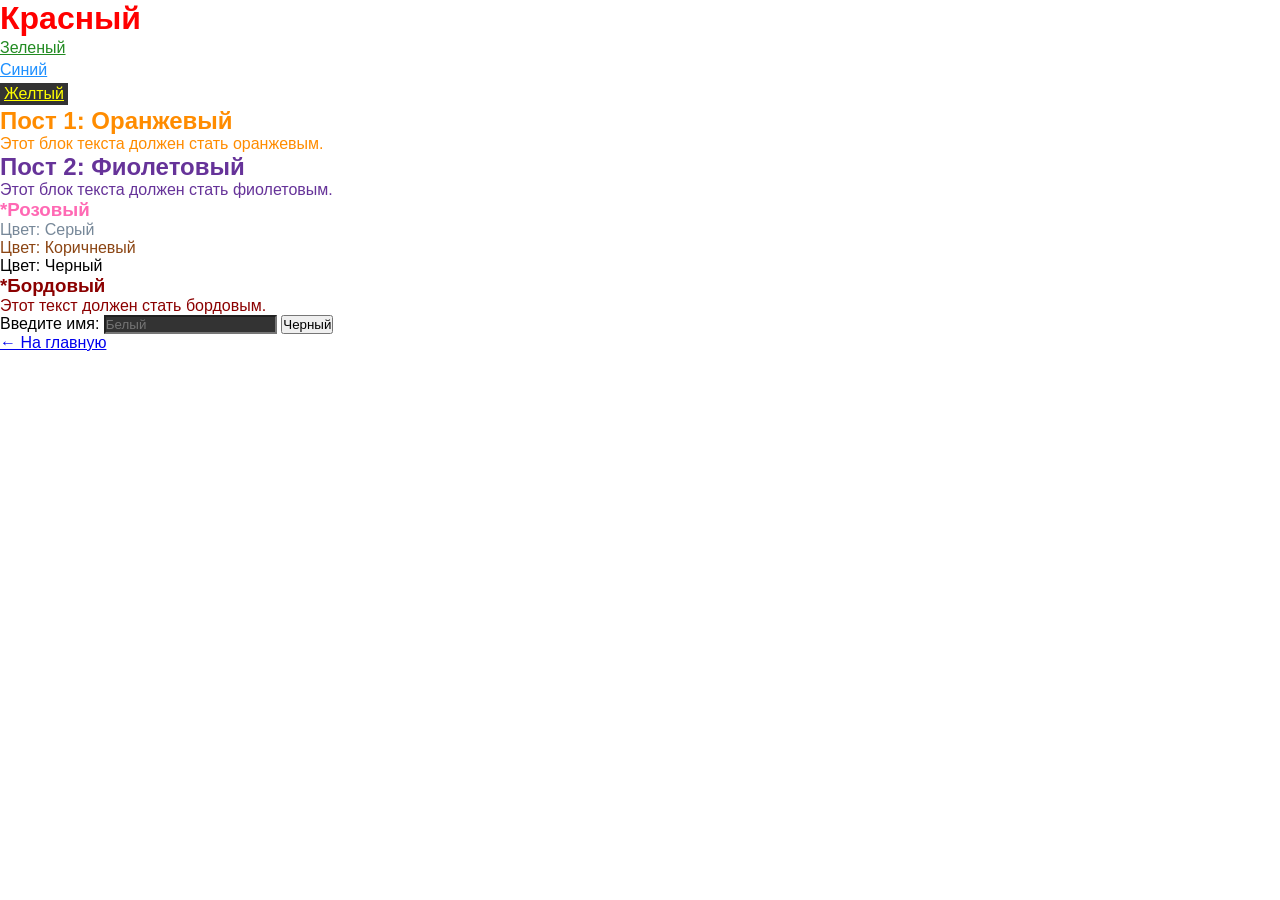
<file: lab4-1/index.html>
﻿<!DOCTYPE html>
<html lang="ru">
<head>
    <meta charset="UTF-8">
    <meta name="viewport" content="width=device-width, initial-scale=1.0">
    <title>Лабораторная работа: Селекторы CSS</title>
    <link rel="stylesheet" href="style.css">
</head>
<body>
    <header>
        <h1 class="main-title">Красный</h1>
        <nav>
            <ul class="nav-list">
                <li><a href="#" class="link">Зеленый</a></li>
                <li><a href="#" class="special-link">Синий</a></li>
                <li><a href="#" class="yellowlink">Желтый</a></li>
            </ul>
        </nav>
    </header>

    <section class="content">
        <article class="post" id="first-post">
            <h2>Пост 1: Оранжевый</h2>
            <p>Этот блок текста должен стать оранжевым.</p>
        </article>

        <article class="post">
            <h2>Пост 2: Фиолетовый</h2>
            <p>Этот блок текста должен стать фиолетовым.</p>
        </article>
    </section>
    <section class="sidebar">
        <div class="widget">
            <h3>Розовый</h3>
            <ul class="color-list">
                <li>Цвет: Серый</li>
                <li>Цвет: Коричневый</li>
                <li class="highlighted">Цвет: Черный</li>
            </ul>
        </div>
        <div class="widget important-widget">
            <h3>Бордовый</h3>
            <p class="note">Этот текст должен стать бордовым.</p>
        </div>
    </section>
    <footer>
        <form action="#" class="form">
            <label for="name">Введите имя:</label>
            <input type="text" id="name" placeholder="Белый">
            <button type="submit" class="submit-btn">Черный</button>
        </form>
    </footer>
<a href="../index.html" class="back-btn">← На главную</a>
</body>
</html>
</file>
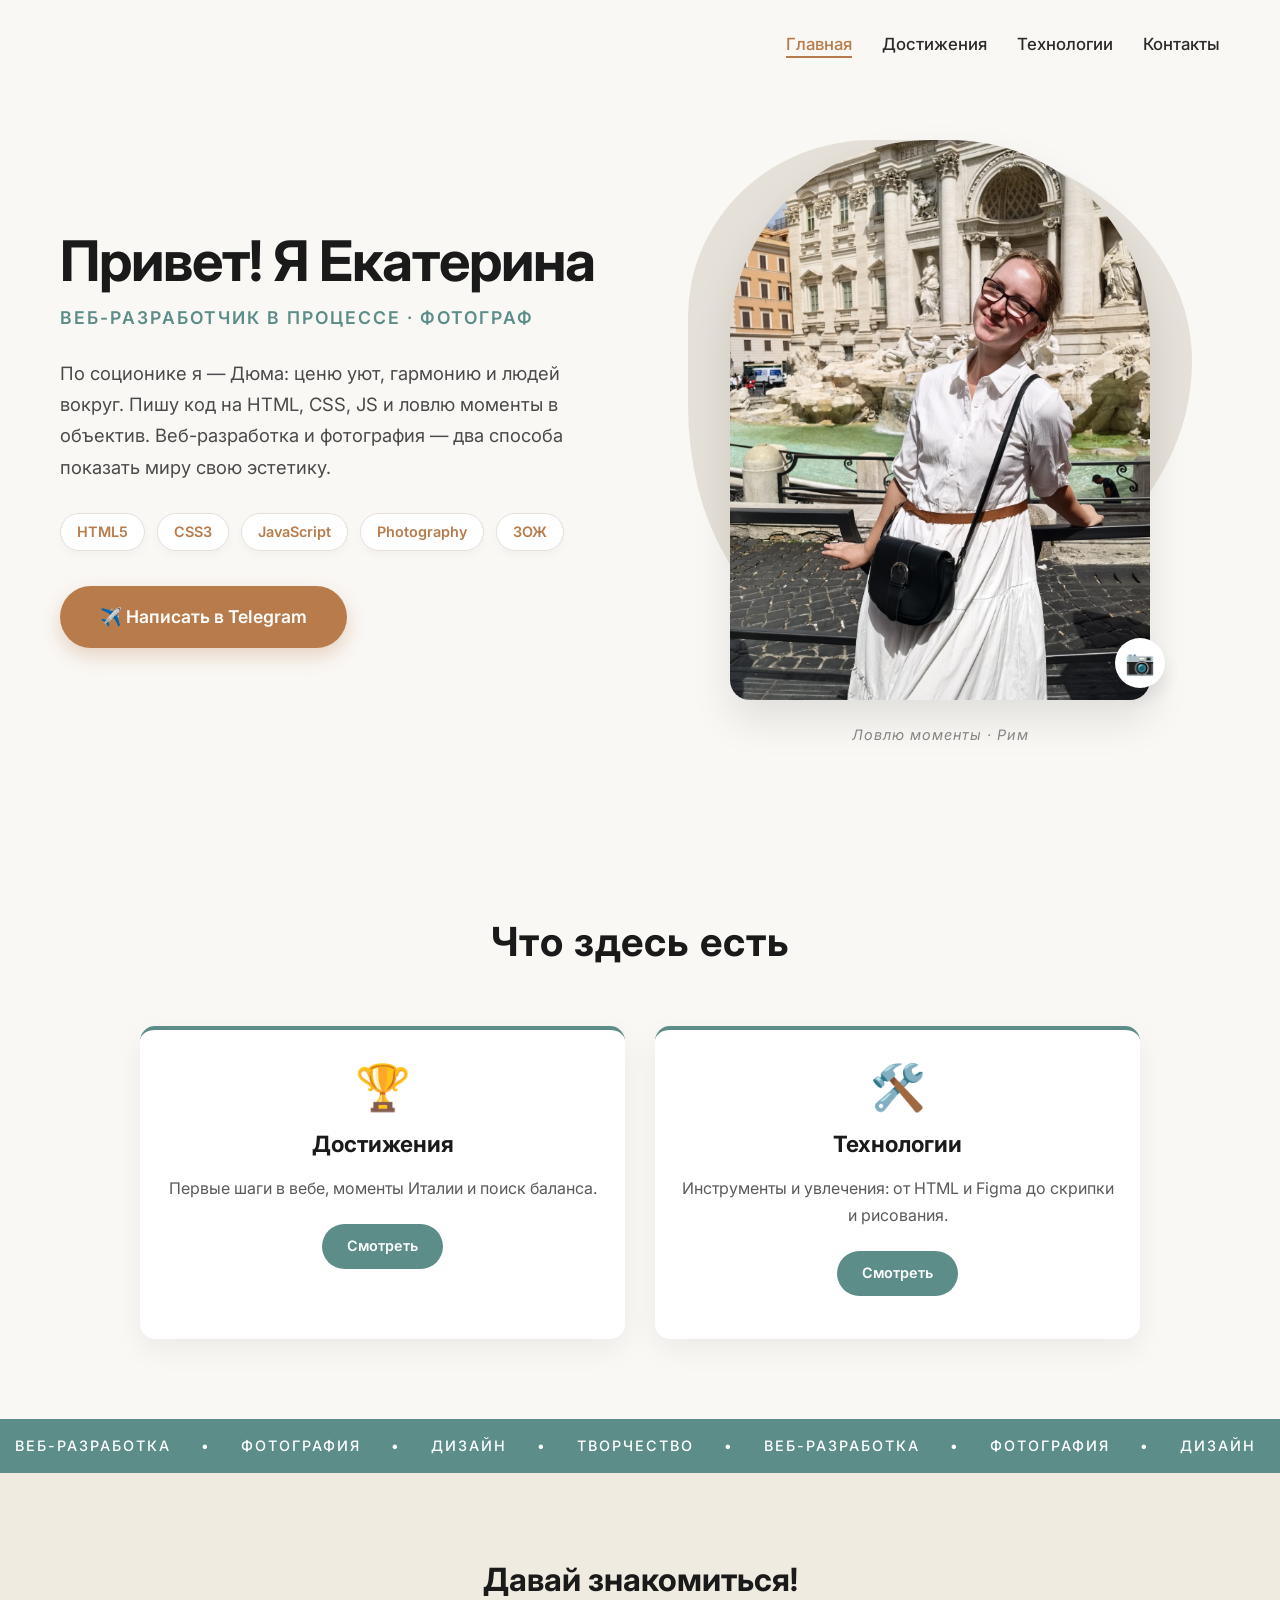
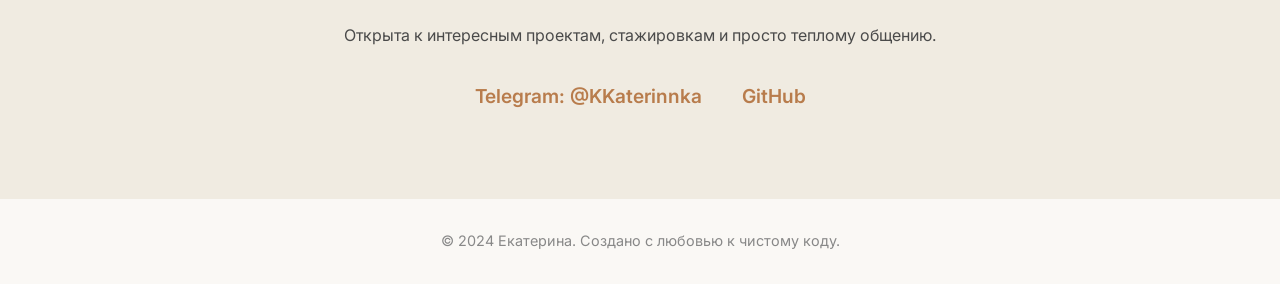
<file: lab4-2/index.html>
﻿<!DOCTYPE html>
<html lang="ru">
<head>
    <meta charset="UTF-8">
    <meta name="viewport" content="width=device-width, initial-scale=1.0">
    <title>Екатерина — Веб-разработчик и Фотограф</title>
    <meta name="description" content="Портфолио Екатерины: веб-разработка, фотография, творчество.">
    <link rel="preconnect" href="https://fonts.googleapis.com">
    <link rel="preconnect" href="https://fonts.gstatic.com" crossorigin>
    <link href="https://fonts.googleapis.com/css2?family=Inter:wght@400;500;600;700&display=swap" rel="stylesheet">
    <link rel="stylesheet" href="style.css">
</head>
<script src="script.js"></script>
<body>

    <header class="header">
        <nav aria-label="Основная навигация">
            <ul class="nav-links">
                <li><a href="index.html" class="active">Главная</a></li>
                <li><a href="achievements.html">Достижения</a></li>
                <li><a href="tech.html">Технологии</a></li>
                <li><a href="#contacts">Контакты</a></li>
            </ul>
        </nav>
    </header>

    <main>
        <!-- Hero -->
        <section class="hero" id="about">
            <div class="hero-content">
                <h1 class="fade-in-up">Привет! Я Екатерина</h1>
                <p class="subtitle fade-in-up delay-1">Веб-разработчик в процессе · Фотограф</p>
                <p class="hero-text fade-in-up delay-2">
                    По соционике я — Дюма: ценю уют, гармонию и людей вокруг. Пишу код на HTML, CSS, JS и ловлю моменты в объектив. Веб-разработка и фотография — два способа показать миру свою эстетику.
                </p>

                <ul class="skills fade-in-up delay-3">
                    <li>HTML5</li>
                    <li>CSS3</li>
                    <li>JavaScript</li>
                    <li>Photography</li>
                    <li>ЗОЖ</li>
                </ul>

                <a href="https://t.me/KKaterinnka" target="_blank" rel="noopener noreferrer" class="cta-button fade-in-up delay-4">
                    ✈️ Написать в Telegram
                </a>
            </div>

            <figure class="hero-image fade-in-up delay-3">
                <div class="image-wrapper">
                    <img src="italy.jpg" alt="Екатерина на фоне фонтана Треви в Риме">
                    <span class="camera-icon" aria-hidden="true">📷</span>
                </div>
                <figcaption>Ловлю моменты · Рим</figcaption>
            </figure>
        </section>

        <!-- Превью разделов -->
        <section class="preview-section">
            <div class="preview-container">
                <h2 class="section-title dark">Что здесь есть</h2>
                <div class="preview-grid">
                    <article class="preview-card">
                        <div class="tech-icon" aria-hidden="true">🏆</div>
                        <h3>Достижения</h3>
                        <p>Первые шаги в вебе, моменты Италии и поиск баланса.</p>
                        <a href="achievements.html" class="card-btn">Смотреть</a>
                    </article>

                    <article class="preview-card">
                        <div class="tech-icon" aria-hidden="true">🛠️</div>
                        <h3>Технологии</h3>
                        <p>Инструменты и увлечения: от HTML и Figma до скрипки и рисования.</p>
                        <a href="tech.html" class="card-btn">Смотреть</a>
                    </article>
                </div>
            </div>
        </section>

        <!-- Бегущая строка -->
        <aside class="marquee" aria-hidden="true">
            <div class="marquee-content">
                <span>Веб-разработка</span> <span>•</span> <span>Фотография</span> <span>•</span> <span>Дизайн</span> <span>•</span> <span>Творчество</span> <span>•</span>
                <span>Веб-разработка</span> <span>•</span> <span>Фотография</span> <span>•</span> <span>Дизайн</span> <span>•</span> <span>Творчество</span> <span>•</span>
                <span>Веб-разработка</span> <span>•</span> <span>Фотография</span> <span>•</span> <span>Дизайн</span> <span>•</span> <span>Творчество</span> <span>•</span>
                <span>Веб-разработка</span> <span>•</span> <span>Фотография</span> <span>•</span> <span>Дизайн</span> <span>•</span> <span>Творчество</span> <span>•</span>
            </div>
        </aside>

        <!-- Контакты -->
        <section id="contacts" class="contacts">
            <h2>Давай знакомиться!</h2>
            <p>Открыта к интересным проектам, стажировкам и просто теплому общению.</p>
            <address class="contact-links">
                <a href="https://t.me/KKaterinnka" target="_blank" rel="noopener noreferrer">Telegram: @KKaterinnka</a>
                <a href="https://github.com/" target="_blank" rel="noopener noreferrer">GitHub</a>
            </address>
        </section>
    </main>

    <footer>
        <p>© 2024 Екатерина. Создано с любовью к чистому коду.</p>
    </footer>

</body>
</html>
</file>
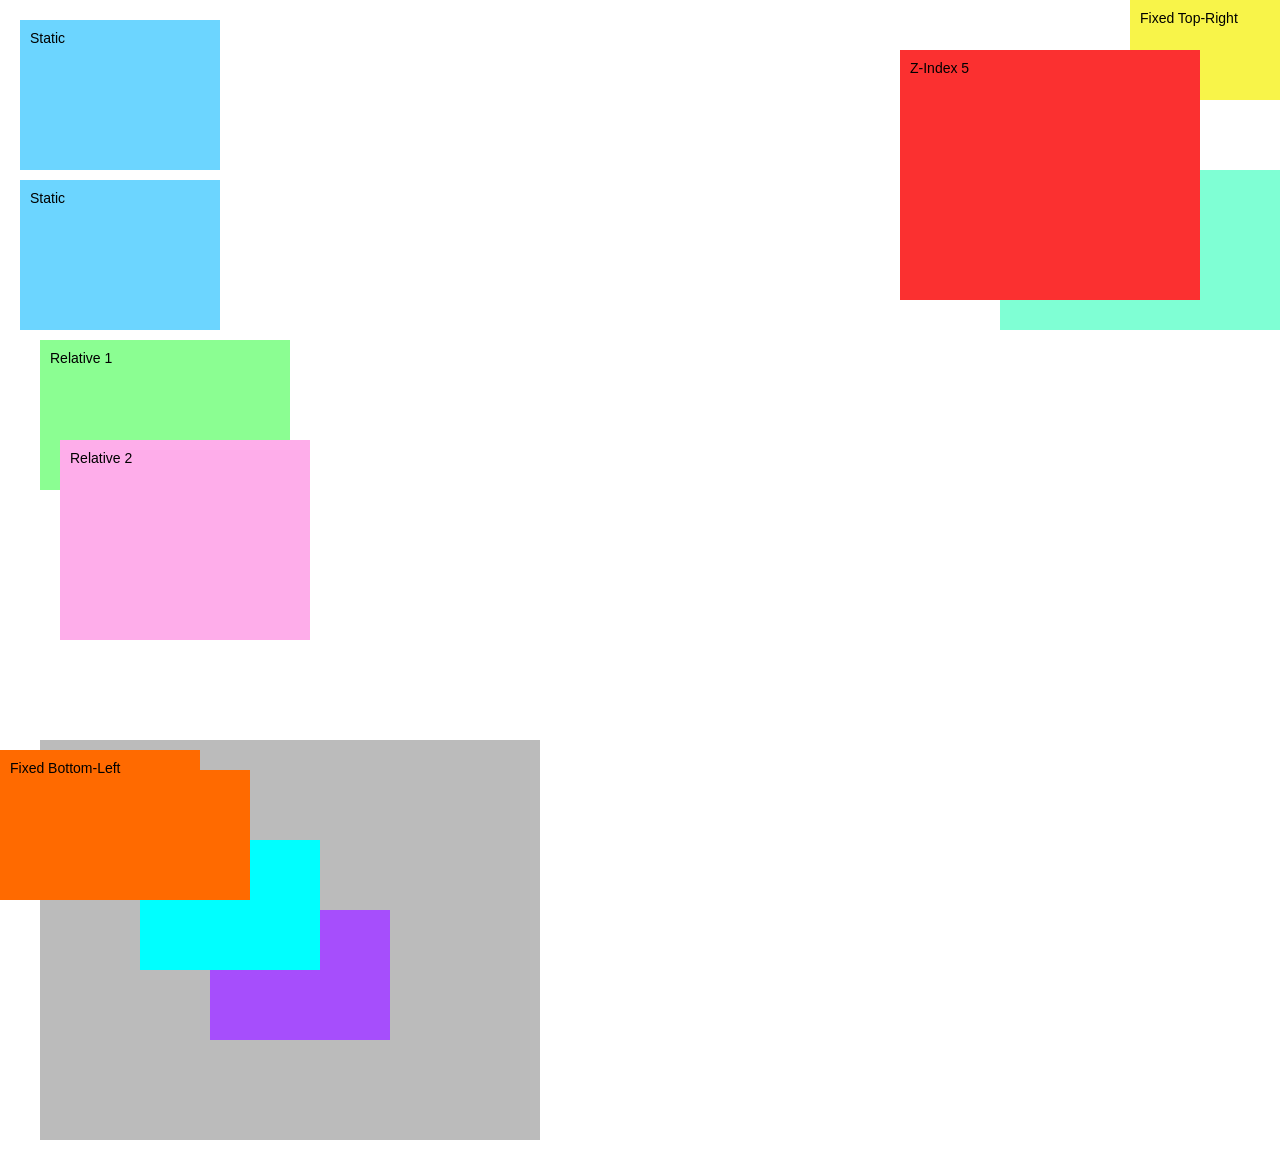
<file: lab5-1/index.html>
<!DOCTYPE html> 
<html lang="en"> 
<head> 
<meta charset="UTF-8"> 
<meta name="viewport" content="width=device-width, initial-scale=1.0">
<link rel="stylesheet" href="style.css"> 
<title>Advanced Positioning Task</title> 
<style> 
<!-- Insert CSS here --> 
</style> 
</head> 
<body> 
<!-- Static positioned boxes --> 
<div class="box-static">Static</div> 
<div class="box-static">Static</div> 
<!-- Relative positioned boxes --> 
<div class="box-relative-1">Relative 1</div> 
<div class="box-relative-2">Relative 2</div> 
<!-- Container with absolute positioned boxes inside --> 
<div class="container"> 
<div class="box-absolute-1">Absolute 1</div> 
<div class="box-absolute-2">Absolute 2</div> 
<div class="box-absolute-3">Absolute 3</div> 
</div> 
<!-- Overlapping boxes with z-index outside container --> 
<div class="box-zindex-1">Z-Index 5</div> 
<div class="box-zindex-2">Z-Index 4</div> 
<!-- Fixed positioned boxes --> 
<div class="box-fixed-1">Fixed Top-Right</div> 
<div class="box-fixed-2">Fixed Bottom-Left</div> 
</body> 
</html>
</file>
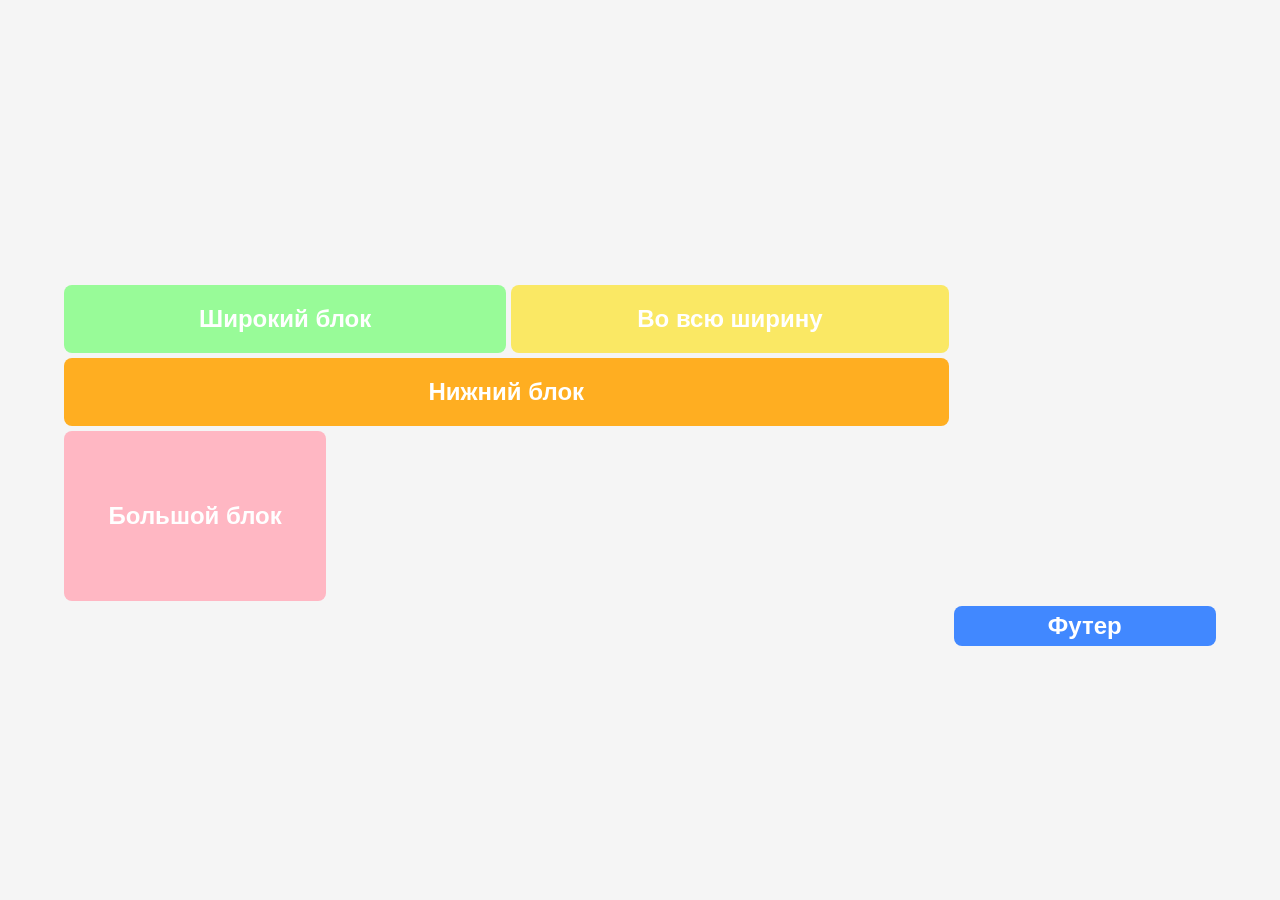
<file: lab6-1/index.html>
﻿<!DOCTYPE html>
<html lang="en">
<head>
<meta charset="UTF-8">
<meta name="viewport" content="width=device-width, initial-scale=1.0">
<title>Сложный пример CSS Grid</title>
<style>
 body {
 display: flex;
 align-items: center;
 justify-content: center;
 min-height: 100vh;
 margin: 0;
 font-family: Arial, sans-serif;
 background-color: #f5f5f5;
 }
 /* Контейнер сетки */
    .grid-container {
        display: grid;
        width: 90%;
        max-width: 1200px;
        grid-template-columns: 1.5fr 1fr 2.5fr 1.5fr ;
        grid-template-rows: 1fr 1fr 2.5fr 10px;
        gap: 5px;
        grid-template-areas:
            "green green yellow ."
            "orange orange orange ."
            "pink . . ."
            ". . . footer";
    }
 /* Цветные элементы сетки с именованными областями */
 
 .item1 { grid-area: green;
          background-color: palegreen; }
 .item5 { 
     grid-area: footer;
     background-color: #4188ff; }
 .item4 { 
     grid-area: pink;
     background-color: #ffb7c3; }
 .item2 { 
     grid-area: yellow;
     background-color: #fae864; }
 .item3 { 
     grid-area: orange;
     background-color: #ffae21; }

 /* Оформление элементов сетки */
 .grid-item {
 display: flex;
 align-items: center;
 justify-content: center;
 color: white;
 font-size: 1.5em;
 font-weight: bold;
 border-radius: 8px;
 padding: 20px;
 }
</style>
</head>
<body>
<div class="grid-container">
 <!--<div class="grid-item item1">Заголовок</div>
 <div class="grid-item item2">Боковая панель</div>
 <div class="grid-item item3">Контент</div>-->
 <div class="grid-item item5">Футер</div>
 <div class="grid-item item4">Большой блок</div>
 <div class="grid-item item1">Широкий блок</div>
 <div class="grid-item item2">Во всю ширину</div>
 <div class="grid-item item3">Нижний блок</div>
</div>
</body>
</html>
</file>
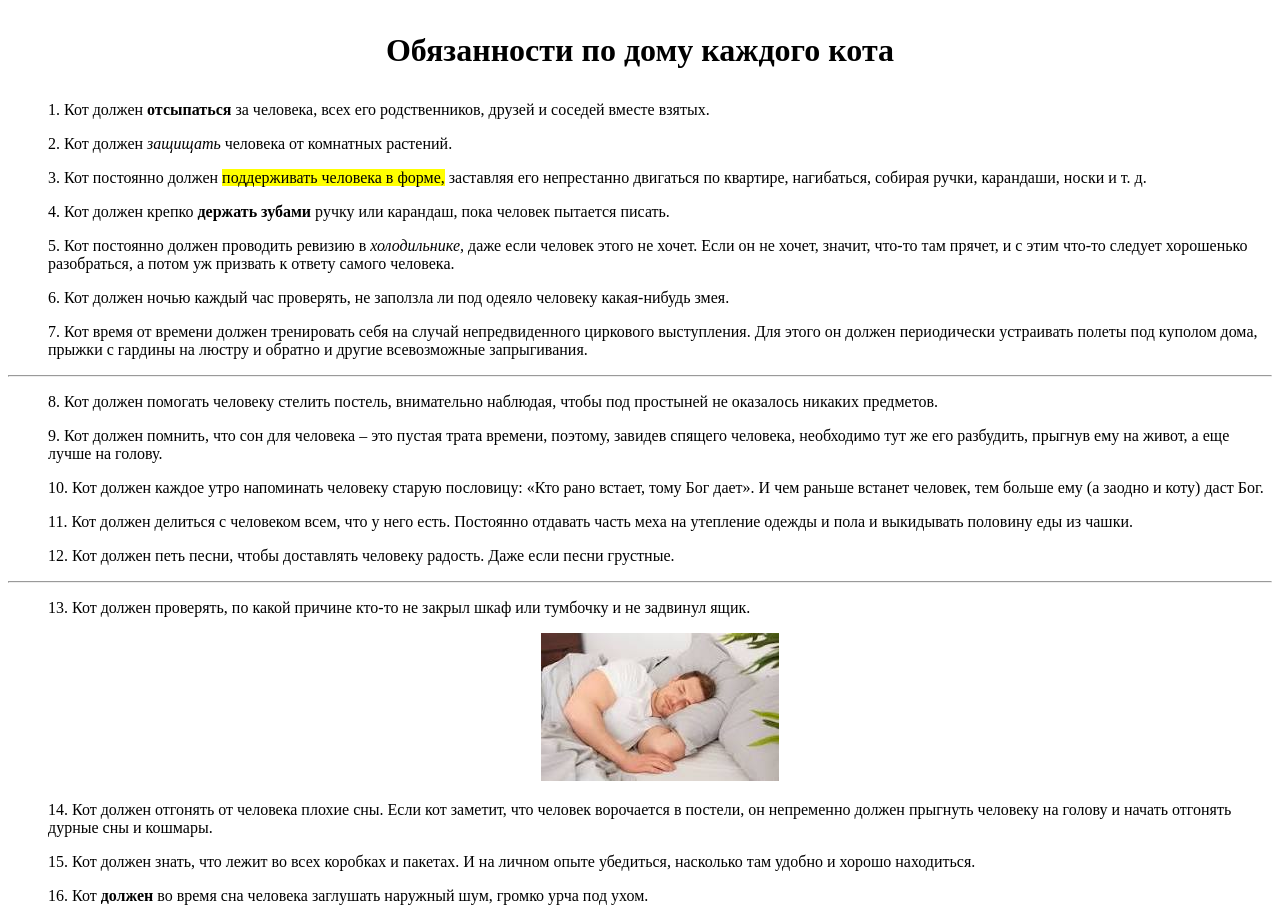
<file: lab1-1/cats_1.html>
﻿<!DOCTYPE html>

<html lang="en" xmlns="http://www.w3.org/1999/xhtml">
<head>
    <meta charset="utf-8" />
    <title>Веб-разработка</title>
</head>
<body>
    <h1> <p style="text-align:center;">Обязанности по дому каждого кота</p></h1>
    <ul>
        1. Кот должен <strong>отсыпаться</strong> за человека, всех его родственников, друзей и
        соседей вместе взятых.
    </ul>
    <ul> 2. Кот должен <em>защищать</em> человека от комнатных растений.</ul>
    <ul>
        3. Кот постоянно должен <mark>поддерживать человека в форме,</mark> заставляя его
        непрестанно двигаться по квартире, нагибаться, собирая ручки, карандаши,
        носки и т. д.
    </ul>
    <ul>
            4. Кот должен крепко <b>держать зубами</b> ручку или карандаш, пока человек
            пытается писать.
    </ul>
    <ul>
            5. Кот постоянно должен проводить ревизию в <i>холодильнике,</i> даже если
            человек этого не хочет. Если он не хочет, значит, что-то там прячет, и с этим
            что-то следует хорошенько разобраться, а потом уж призвать к ответу самого
            человека.
    </ul>
    <ul>
            6. Кот должен ночью каждый час проверять, не заползла ли под одеяло
            человеку какая-нибудь змея.
    </ul>
    <ul>
            7. Кот время от времени должен тренировать себя на случай непредвиденного
            циркового выступления. Для этого он должен периодически устраивать
            полеты под куполом дома, прыжки с гардины на люстру и обратно и другие
            всевозможные запрыгивания.
    </ul>
    <hr />
    <ul>
            8. Кот должен помогать человеку стелить постель, внимательно наблюдая,
            чтобы под простыней не оказалось никаких предметов.
    </ul>
    <ul>
            9. Кот должен помнить, что сон для человека – это пустая трата времени,
            поэтому, завидев спящего человека, необходимо тут же его разбудить,
            прыгнув ему на живот, а еще лучше на голову.
    </ul>
    <ul>
        10. Кот должен каждое утро напоминать человеку старую пословицу: «Кто рано
        встает, тому Бог дает». И чем раньше встанет человек, тем больше ему (а
        заодно и коту) даст Бог.
    </ul>
    <ul>
        11. Кот должен делиться с человеком всем, что у него есть. Постоянно отдавать
        часть меха на утепление одежды и пола и выкидывать половину еды из
        чашки.
    </ul>
    <ul>
        12. Кот должен петь песни, чтобы доставлять человеку радость. Даже если
        песни грустные.
    </ul>
    <hr />
    <ul>
        13. Кот должен проверять, по какой причине кто-то не закрыл шкаф или
        тумбочку и не задвинул ящик.
    </ul>
    <ul> <p style="text-align:center">
    <img src="images/sleep.jpg" alt="Охраняемый человек" title="Охраняемый человек">
        </p>
    </ul>
    <ul>
        14. Кот должен отгонять от человека плохие сны. Если кот заметит, что человек
        ворочается в постели, он непременно должен прыгнуть человеку на голову и
        начать отгонять дурные сны и кошмары.
    </ul>
    <ul>
        15. Кот должен <a>знать</a>, что лежит во всех коробках и пакетах. И на личном опыте
        убедиться, насколько там удобно и хорошо находиться.
    </ul>
    <ul>
    16. Кот <b>должен</b> во время сна человека заглушать наружный шум, громко урча
    под ухом.
    </ul>
</body>
</html>
</file>
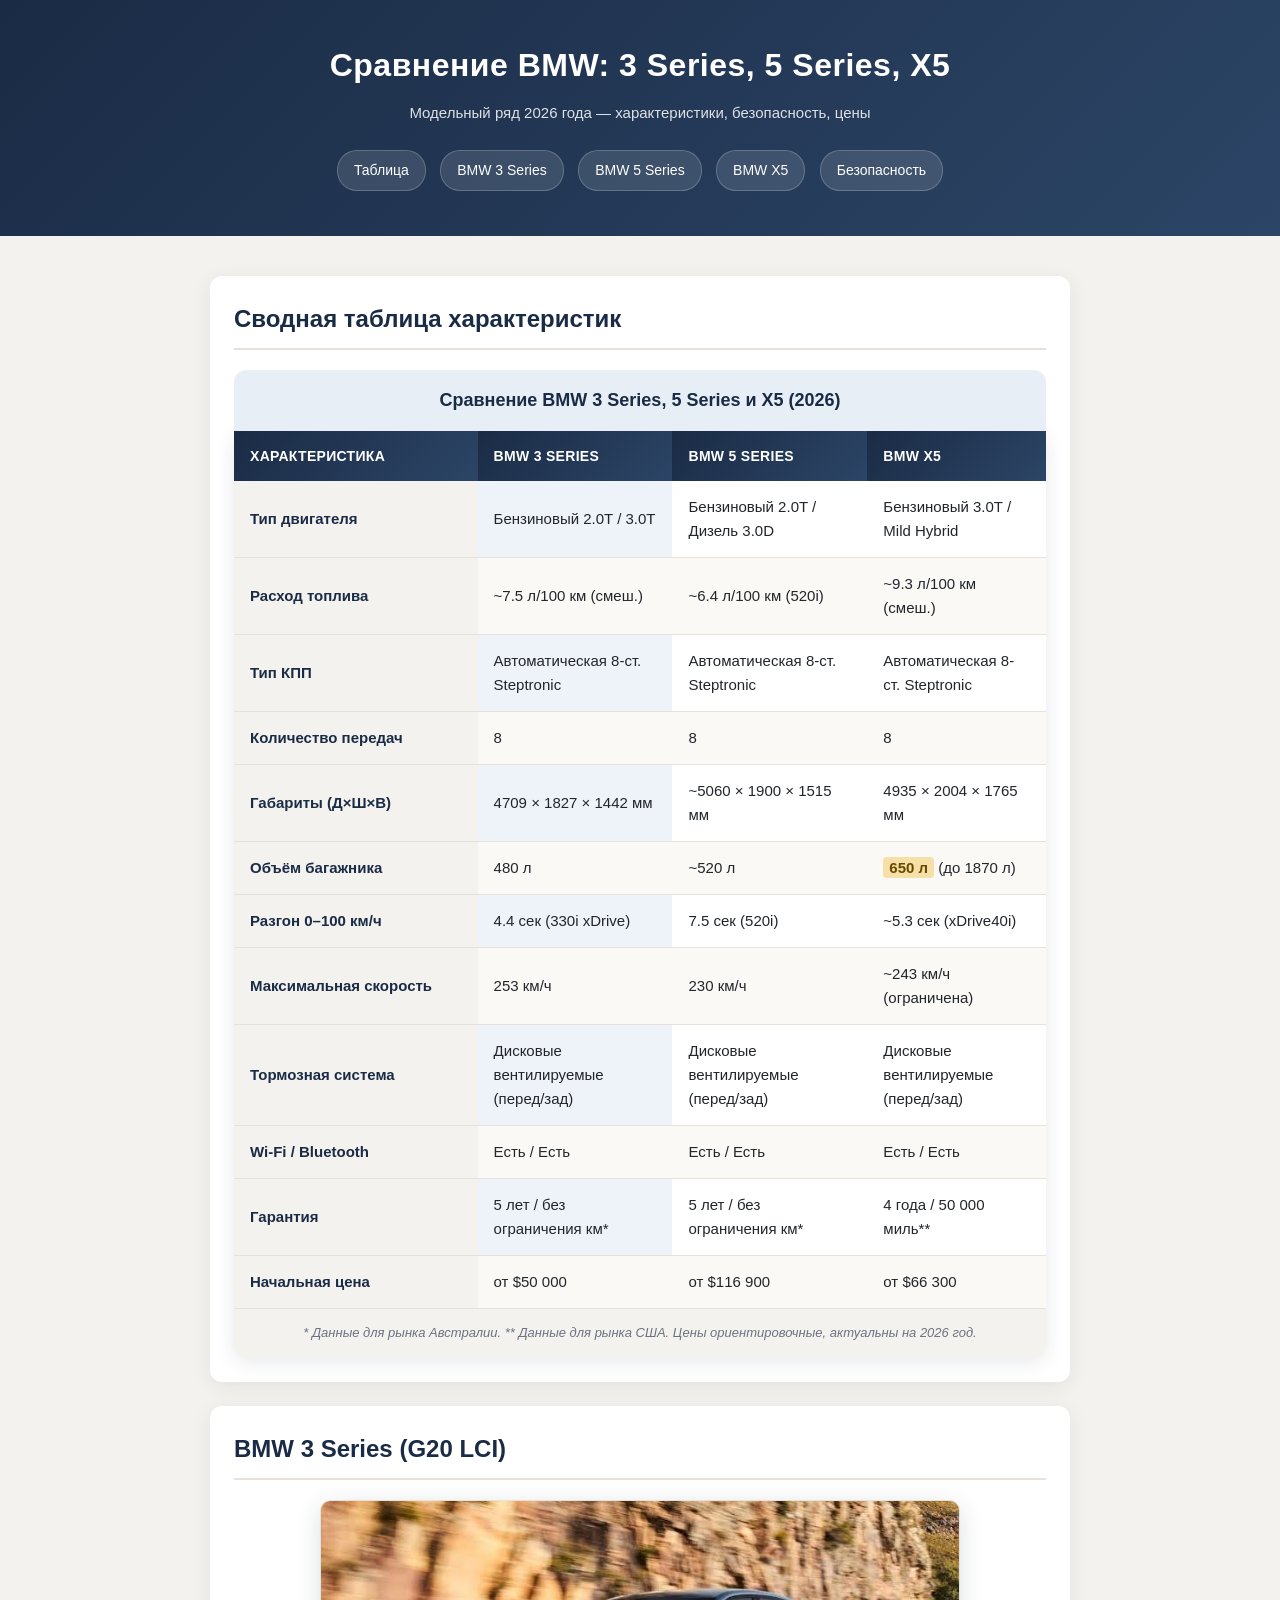
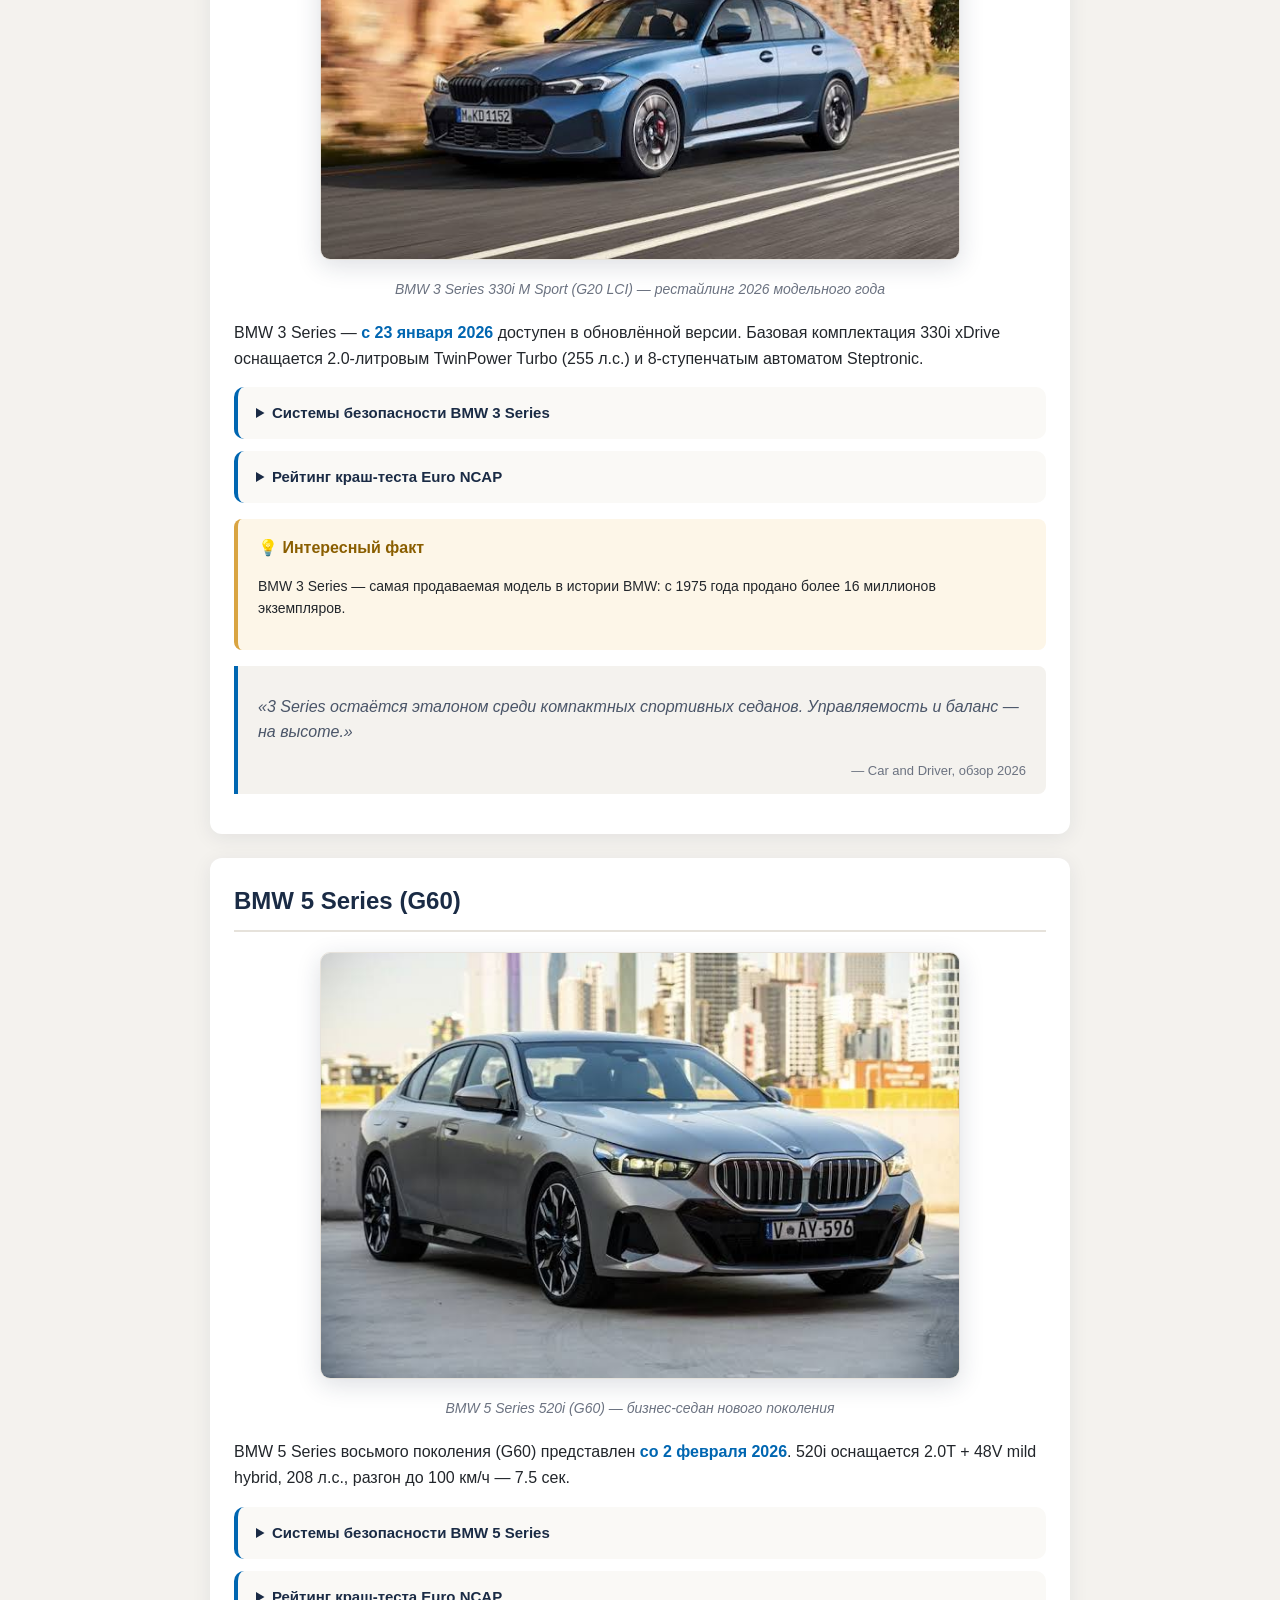
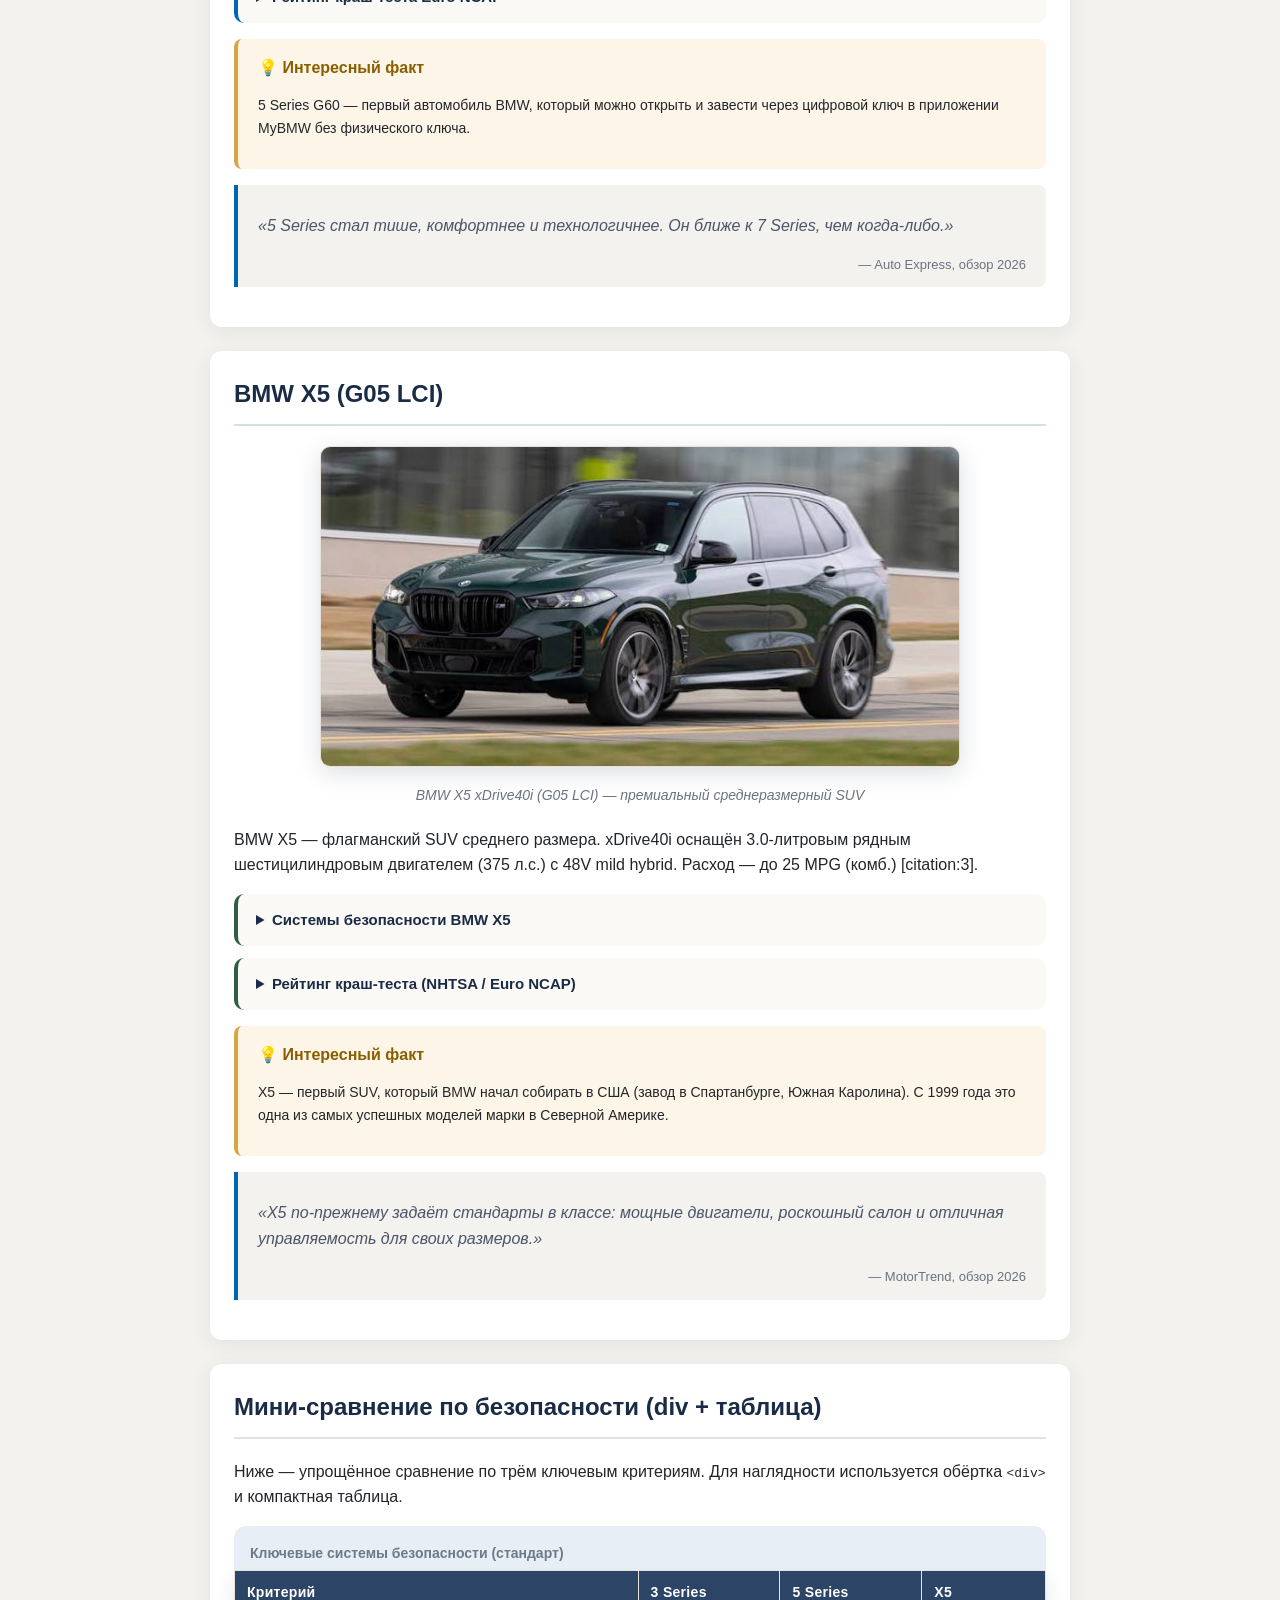
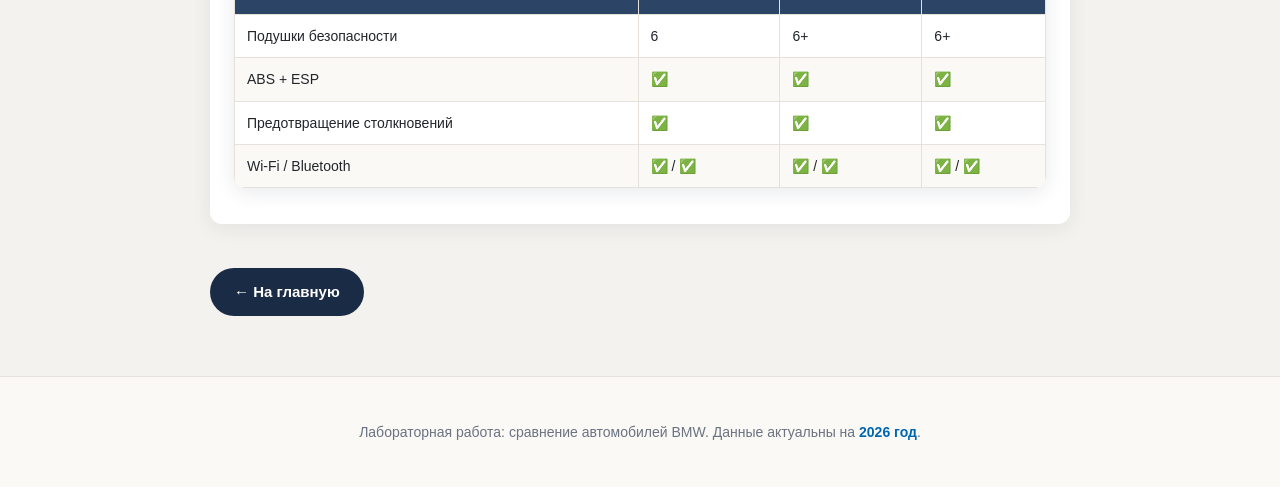
<file: lab2-2/index..html>
﻿<!DOCTYPE html>
<html lang="ru">
<head>
    <meta charset="utf-8">
    <title>Сравнение BMW 3 Series, 5 Series и X5 (2026)</title>
    <style>
        * {
            box-sizing: border-box;
        }

        body {
            margin: 0;
            font-family: 'Segoe UI', Arial, sans-serif;
            background: #f4f2ee; /* тёплый светло-серый вместо холодного голубого */
            color: #22262b; /* графитовый текст */
            line-height: 1.6;
        }

        /* ==================== ШАПКА ==================== */
        header {
            background: linear-gradient(135deg, #1a2b45, #2c4566);
            color: #fff;
            padding: 40px 20px;
            text-align: center;
        }

            header h1 {
                margin: 0 0 10px;
                font-size: 32px;
                letter-spacing: 0.5px;
            }

            header p {
                margin: 0;
                opacity: 0.85;
                font-size: 15px;
            }

        /* ==================== НАВИГАЦИЯ ==================== */
        nav {
            max-width: 900px;
            margin: 20px auto 0;
            text-align: center;
        }

            nav a {
                display: inline-block;
                margin: 5px;
                padding: 8px 16px;
                background: rgba(255, 255, 255, 0.12);
                color: #fff;
                text-decoration: none;
                border-radius: 20px;
                font-size: 14px;
                border: 1px solid rgba(255, 255, 255, 0.2);
                transition: all 0.25s ease;
            }

                nav a:hover {
                    background: #d9a441; /* песочный акцент при наведении */
                    border-color: #d9a441;
                    color: #1a2b45;
                }

        /* ==================== ОСНОВНОЙ КОНТЕНТ ==================== */
        main {
            max-width: 900px;
            margin: 40px auto;
            padding: 0 20px;
        }

        section {
            background: #ffffff;
            border-radius: 12px;
            padding: 24px;
            margin-bottom: 24px;
            box-shadow: 0 4px 20px rgba(26, 43, 69, 0.08);
        }

            section h2 {
                margin-top: 0;
                color: #1a2b45;
                border-bottom: 2px solid #e6e2db;
                padding-bottom: 10px;
            }

        /* ==================== ИЗОБРАЖЕНИЯ ==================== */
        figure {
            margin: 20px 0;
            text-align: center;
        }

            figure img {
                max-width: 100%;
                height: auto;
                border-radius: 10px;
                box-shadow: 0 6px 24px rgba(26, 43, 69, 0.15);
                border: 1px solid #e6e2db;
            }

        figcaption {
            margin-top: 10px;
            font-size: 14px;
            color: #6b7280;
            font-style: italic;
        }

        /* ==================== ТАБЛИЦА ==================== */
        table {
            width: 100%;
            border-collapse: collapse;
            background: #fff;
            border-radius: 12px;
            overflow: hidden;
            box-shadow: 0 4px 20px rgba(26, 43, 69, 0.1);
            font-size: 15px;
        }

        caption {
            padding: 16px;
            font-size: 18px;
            font-weight: 600;
            color: #1a2b45;
            background: #e8eef5; /* мягкий серо-синий вместо ярко-голубого */
            border-radius: 12px 12px 0 0;
        }

        th, td {
            padding: 14px 16px;
            text-align: left;
            border-bottom: 1px solid #e6e2db; /* тёплая граница */
        }

        thead th {
            background: linear-gradient(135deg, #1a2b45, #2c4566);
            color: #ffffff;
            font-weight: 600;
            letter-spacing: 0.3px;
            text-transform: uppercase;
            border-bottom: none;
            font-size: 14px;
        }

        tbody tr:nth-child(even) {
            background: #faf9f6;
        }
        /* тёплый бежевый */
        tbody tr:hover {
            background: #f0ece2;
            transition: background 0.2s ease;
        }

        tbody th {
            font-weight: 600;
            color: #1a2b45;
            background: #f4f2ee;
            width: 30%;
        }

        tfoot td {
            text-align: center;
            font-size: 13px;
            color: #6b7280;
            font-style: italic;
            background: #f4f2ee;
            border-bottom: none;
        }

        /* ==================== ВЫДЕЛЕНИЕ ==================== */
        mark {
            background: #f7dfa8; /* тёплый жёлто-песочный */
            color: #6b4a00;
            padding: 2px 6px;
            border-radius: 4px;
            font-weight: 600;
        }

        /* ==================== DETAILS ==================== */
        details {
            margin: 12px 0;
            padding: 14px 18px;
            background: #faf9f6;
            border-radius: 10px;
            border-left: 4px solid #0066b1; /* BMW M-синий */
        }

        summary {
            font-weight: 600;
            color: #1a2b45;
            font-size: 15px;
            cursor: pointer;
        }

        details p, details ul {
            margin: 10px 0 0;
            color: #4a5568;
            font-size: 14px;
        }

        /* ==================== ASIDE ==================== */
        aside {
            background: #fdf6e8; /* тёплый песочный */
            border-left: 4px solid #d9a441;
            padding: 16px 20px;
            border-radius: 8px;
            margin: 16px 0;
            font-size: 14px;
        }

            aside h3 {
                margin: 0 0 8px;
                color: #8a5e00;
                font-size: 16px;
            }

        /* ==================== ЦИТАТЫ ==================== */
        blockquote {
            margin: 16px 0;
            padding: 12px 20px;
            background: #f4f2ee;
            border-left: 4px solid #0066b1;
            font-style: italic;
            color: #4a5568;
            border-radius: 0 8px 8px 0;
        }

            blockquote footer {
                margin-top: 8px;
                font-style: normal;
                font-size: 13px;
                color: #6b7280;
                text-align: right;
            }

        /* ==================== PROGRESS ==================== */
        progress {
            width: 100%;
            height: 22px;
            border-radius: 11px;
            overflow: hidden;
        }

            progress::-webkit-progress-bar {
                background: #e6e2db;
                border-radius: 11px;
            }

            progress::-webkit-progress-value {
                background: linear-gradient(90deg, #0066b1, #1a2b45);
                border-radius: 11px;
            }

        .progress-label {
            display: flex;
            justify-content: space-between;
            font-size: 13px;
            color: #4a5568;
            margin-bottom: 4px;
        }

        /* ==================== СПИСКИ ==================== */
        ul {
            padding-left: 20px;
        }

        li {
            margin-bottom: 4px;
        }

        time {
            color: #0066b1;
            font-weight: 600;
        }

        /* ==================== FOOTER ==================== */
        footer.page-footer {
            text-align: center;
            padding: 30px 20px;
            color: #6b7280;
            font-size: 14px;
            background: #faf9f6;
            border-top: 1px solid #e6e2db;
            margin-top: 40px;
        }

        /* ==================== КНОПКА ==================== */
        .back-btn {
            display: inline-block;
            margin: 20px 0;
            padding: 12px 24px;
            background: #1a2b45;
            color: #fff;
            font-weight: 600;
            font-size: 15px;
            border-radius: 30px;
            text-decoration: none;
            transition: all 0.25s ease;
        }

            .back-btn:hover {
                background: #0066b1;
                transform: translateX(-2px);
                box-shadow: 0 8px 20px rgba(0, 102, 177, 0.25);
            }

        /* ==================== МИНИ-ТАБЛИЦА ==================== */
        .mini-table {
            width: 100%;
            border-collapse: collapse;
            margin: 12px 0;
            font-size: 14px;
        }

            .mini-table th, .mini-table td {
                padding: 10px 12px;
                border: 1px solid #e6e2db;
            }

            .mini-table thead th {
                background: #2c4566;
                color: #fff;
                text-transform: none;
            }

            .mini-table tbody tr:nth-child(even) {
                background: #faf9f6;
            }

        /* подсветка второго столбца через <col> */
        col.highlight {
            background: #eef3f9;
        }

        /* Зелёный акцент для секции X5 — опционально */
        #bmwx5 h2 {
            border-bottom-color: #cfe3d8;
        }

        #bmwx5 details {
            border-left-color: #2f5d4a;
        }
    </style>
</head>
<body>

    <header>
        <h1>Сравнение BMW: 3 Series, 5 Series, X5</h1>
        <p>Модельный ряд 2026 года — характеристики, безопасность, цены</p>
        <nav>
            <a href="#table">Таблица</a>
            <a href="#bmw3">BMW 3 Series</a>
            <a href="#bmw5">BMW 5 Series</a>
            <a href="#bmwx5">BMW X5</a>
            <a href="#safety">Безопасность</a>
        </nav>
    </header>

    <main>

        <!-- ==================== ОСНОВНАЯ ТАБЛИЦА ==================== -->
        <section id="table">
            <h2>Сводная таблица характеристик</h2>

            <table>
                <caption>Сравнение BMW 3 Series, 5 Series и X5 (2026)</caption>

                <colgroup>
                    <col style="width: 28%;">
                    <col class="highlight" style="width: 24%;">
                    <col style="width: 24%;">
                    <col style="width: 24%;">
                </colgroup>

                <thead>
                    <tr>
                        <th>Характеристика</th>
                        <th>BMW 3 Series</th>
                        <th>BMW 5 Series</th>
                        <th>BMW X5</th>
                    </tr>
                </thead>

                <tbody>
                    <tr>
                        <th>Тип двигателя</th>
                        <td>Бензиновый 2.0T / 3.0T</td>
                        <td>Бензиновый 2.0T / Дизель 3.0D</td>
                        <td>Бензиновый 3.0T / Mild Hybrid</td>
                    </tr>
                    <tr>
                        <th>Расход топлива</th>
                        <td>~7.5 л/100 км (смеш.)</td>
                        <td>~6.4 л/100 км (520i)</td>
                        <td>~9.3 л/100 км (смеш.)</td>
                    </tr>
                    <tr>
                        <th>Тип КПП</th>
                        <td>Автоматическая 8-ст. Steptronic</td>
                        <td>Автоматическая 8-ст. Steptronic</td>
                        <td>Автоматическая 8-ст. Steptronic</td>
                    </tr>
                    <tr>
                        <th>Количество передач</th>
                        <td>8</td>
                        <td>8</td>
                        <td>8</td>
                    </tr>
                    <tr>
                        <th>Габариты (Д×Ш×В)</th>
                        <td>4709 × 1827 × 1442 мм</td>
                        <td>~5060 × 1900 × 1515 мм</td>
                        <td>4935 × 2004 × 1765 мм</td>
                    </tr>
                    <tr>
                        <th>Объём багажника</th>
                        <td>480 л</td>
                        <td>~520 л</td>
                        <td><mark>650 л</mark> (до 1870 л)</td>
                    </tr>
                    <tr>
                        <th>Разгон 0–100 км/ч</th>
                        <td>4.4 сек (330i xDrive)</td>
                        <td>7.5 сек (520i)</td>
                        <td>~5.3 сек (xDrive40i)</td>
                    </tr>
                    <tr>
                        <th>Максимальная скорость</th>
                        <td>253 км/ч</td>
                        <td>230 км/ч</td>
                        <td>~243 км/ч (ограничена)</td>
                    </tr>
                    <tr>
                        <th>Тормозная система</th>
                        <td>Дисковые вентилируемые (перед/зад)</td>
                        <td>Дисковые вентилируемые (перед/зад)</td>
                        <td>Дисковые вентилируемые (перед/зад)</td>
                    </tr>
                    <tr>
                        <th>Wi-Fi / Bluetooth</th>
                        <td>Есть / Есть</td>
                        <td>Есть / Есть</td>
                        <td>Есть / Есть</td>
                    </tr>
                    <tr>
                        <th>Гарантия</th>
                        <td>5 лет / без ограничения км*</td>
                        <td>5 лет / без ограничения км*</td>
                        <td>4 года / 50 000 миль**</td>
                    </tr>
                    <tr>
                        <th>Начальная цена</th>
                        <td>от $50 000</td>
                        <td>от $116 900</td>
                        <td>от $66 300</td>
                    </tr>
                </tbody>

                <tfoot>
                    <tr>
                        <td colspan="4">* Данные для рынка Австралии. ** Данные для рынка США. Цены ориентировочные, актуальны на 2026 год.</td>
                    </tr>
                </tfoot>
            </table>
        </section>

        <!-- ==================== BMW 3 SERIES ==================== -->
        <section id="bmw3">
            <h2>BMW 3 Series (G20 LCI)</h2>

            <figure>
                <img src="images/BMW3.jpg"
                     alt="BMW 3 Series 330i M Sport 2026"
                     title="BMW 3 Series 330i M Sport"
                     width="640" height="360">
                <figcaption>BMW 3 Series 330i M Sport (G20 LCI) — рестайлинг 2026 модельного года</figcaption>
            </figure>

            <p>BMW 3 Series — <time datetime="2026-01-23">с 23 января 2026</time> доступен в обновлённой версии. Базовая комплектация 330i xDrive оснащается 2.0-литровым TwinPower Turbo (255 л.с.) и 8-ступенчатым автоматом Steptronic.</p>

            <details>
                <summary>Системы безопасности BMW 3 Series</summary>
                <ul>
                    <li>ABS, EBD, Brake Assist</li>
                    <li>Dynamic Stability Control (DSC) с Dynamic Traction Control</li>
                    <li>Frontal Collision Warning с автоматическим торможением</li>
                    <li>Lane Departure Warning</li>
                    <li>6 подушек безопасности (фронтальные, боковые, шторки)</li>
                    <li>Rear-view Camera, Parking Assistant</li>
                </ul>
            </details>

            <details>
                <summary>Рейтинг краш-теста Euro NCAP</summary>
                <div class="progress-label">
                    <span>Взрослые пассажиры</span>
                    <span>5 / 5</span>
                </div>
                <progress value="5" max="5"></progress>
                <div class="progress-label" style="margin-top: 8px;">
                    <span>Безопасность детей</span>
                    <span>5 / 5</span>
                </div>
                <progress value="5" max="5"></progress>
            </details>

            <aside>
                <h3>💡 Интересный факт</h3>
                <p>BMW 3 Series — самая продаваемая модель в истории BMW: с 1975 года продано более 16 миллионов экземпляров.</p>
            </aside>

            <blockquote>
                <p>«3 Series остаётся эталоном среди компактных спортивных седанов. Управляемость и баланс — на высоте.»</p>
                <footer>— Car and Driver, обзор 2026</footer>
            </blockquote>
        </section>

        <!-- ==================== BMW 5 SERIES ==================== -->
        <section id="bmw5">
            <h2>BMW 5 Series (G60)</h2>

            <figure>
                <img src="images/BMW5S.jpg"
                     alt="BMW 5 Series 520i 2026"
                     title="BMW 5 Series 520i"
                     width="640" height="360">
                <figcaption>BMW 5 Series 520i (G60) — бизнес-седан нового поколения</figcaption>
            </figure>

            <p>BMW 5 Series восьмого поколения (G60) представлен <time datetime="2026-02-02">со 2 февраля 2026</time>. 520i оснащается 2.0T + 48V mild hybrid, 208 л.с., разгон до 100 км/ч — 7.5 сек.</p>

            <details>
                <summary>Системы безопасности BMW 5 Series</summary>
                <ul>
                    <li>ABS, EBD, Brake Assist, Cornering Brake Control</li>
                    <li>Forward Collision Warning с вмешательством в тормоза</li>
                    <li>Rear Collision Prevention, Post Collision Braking</li>
                    <li>Curtain Airbags, фронтальные и боковые подушки</li>
                    <li>Bluetooth Extended, Wireless Charging</li>
                    <li>Lane Departure Warning, High Beam Assist</li>
                </ul>
            </details>

            <details>
                <summary>Рейтинг краш-теста Euro NCAP</summary>
                <div class="progress-label">
                    <span>Взрослые пассажиры</span>
                    <span>5 / 5</span>
                </div>
                <progress value="5" max="5"></progress>
                <div class="progress-label" style="margin-top: 8px;">
                    <span>Помощь водителю</span>
                    <span>4 / 5</span>
                </div>
                <progress value="4" max="5"></progress>
            </details>

            <aside>
                <h3>💡 Интересный факт</h3>
                <p>5 Series G60 — первый автомобиль BMW, который можно открыть и завести через цифровой ключ в приложении MyBMW без физического ключа.</p>
            </aside>

            <blockquote>
                <p>«5 Series стал тише, комфортнее и технологичнее. Он ближе к 7 Series, чем когда-либо.»</p>
                <footer>— Auto Express, обзор 2026</footer>
            </blockquote>
        </section>

        <!-- ==================== BMW X5 ==================== -->
        <section id="bmwx5">
            <h2>BMW X5 (G05 LCI)</h2>

            <figure>
                <img src="images/BMW5.jpg"
                     alt="BMW X5 xDrive40i 2026"
                     title="BMW X5 xDrive40i"
                     width="640" height="360">
                <figcaption>BMW X5 xDrive40i (G05 LCI) — премиальный среднеразмерный SUV</figcaption>
            </figure>

            <p>BMW X5 — флагманский SUV среднего размера. xDrive40i оснащён 3.0-литровым рядным шестицилиндровым двигателем (375 л.с.) с 48V mild hybrid. Расход — до 25 MPG (комб.) [citation:3].</p>

            <details>
                <summary>Системы безопасности BMW X5</summary>
                <ul>
                    <li>ABS, Brake Assist, Automatic Emergency Braking</li>
                    <li>Blind Spot Monitor, Rear Cross Traffic Alert</li>
                    <li>Lane Departure Warning, Stability Control</li>
                    <li>Backup Camera, Rain Sensing Wipers</li>
                    <li>WiFi Hotspot, Bluetooth, Apple CarPlay / Android Auto</li>
                    <li>Автоматическое торможение при столкновении</li>
                </ul>
            </details>

            <details>
                <summary>Рейтинг краш-теста (NHTSA / Euro NCAP)</summary>
                <div class="progress-label">
                    <span>Общая оценка</span>
                    <span>5 / 5</span>
                </div>
                <progress value="5" max="5"></progress>
                <div class="progress-label" style="margin-top: 8px;">
                    <span>Боковой удар</span>
                    <span>5 / 5</span>
                </div>
                <progress value="5" max="5"></progress>
            </details>

            <aside>
                <h3>💡 Интересный факт</h3>
                <p>X5 — первый SUV, который BMW начал собирать в США (завод в Спартанбурге, Южная Каролина). С 1999 года это одна из самых успешных моделей марки в Северной Америке.</p>
            </aside>

            <blockquote>
                <p>«X5 по-прежнему задаёт стандарты в классе: мощные двигатели, роскошный салон и отличная управляемость для своих размеров.»</p>
                <footer>— MotorTrend, обзор 2026</footer>
            </blockquote>
        </section>

        <!-- ==================== МИНИ-ТАБЛИЦА (DIV + MINI-TABLE) ==================== -->
        <section id="safety">
            <h2>Мини-сравнение по безопасности (div + таблица)</h2>
            <p>Ниже — упрощённое сравнение по трём ключевым критериям. Для наглядности используется обёртка <code>&lt;div&gt;</code> и компактная таблица.</p>

            <div class="mini-table-wrapper">
                <table class="mini-table">
                    <caption style="caption-side: top; text-align: left; font-size: 14px; color: #6b7a8d; padding-bottom: 6px;">
                        Ключевые системы безопасности (стандарт)
                    </caption>
                    <thead>
                        <tr>
                            <th>Критерий</th>
                            <th>3 Series</th>
                            <th>5 Series</th>
                            <th>X5</th>
                        </tr>
                    </thead>
                    <tbody>
                        <tr>
                            <td>Подушки безопасности</td>
                            <td>6</td>
                            <td>6+</td>
                            <td>6+</td>
                        </tr>
                        <tr>
                            <td>ABS + ESP</td>
                            <td>✅</td>
                            <td>✅</td>
                            <td>✅</td>
                        </tr>
                        <tr>
                            <td>Предотвращение столкновений</td>
                            <td>✅</td>
                            <td>✅</td>
                            <td>✅</td>
                        </tr>
                        <tr>
                            <td>Wi-Fi / Bluetooth</td>
                            <td>✅ / ✅</td>
                            <td>✅ / ✅</td>
                            <td>✅ / ✅</td>
                        </tr>
                    </tbody>
                </table>
            </div>
        </section>

        <a href="../index.html" class="back-btn">← На главную</a>

    </main>

    <footer class="page-footer">
        <p>Лабораторная работа: сравнение автомобилей BMW. Данные актуальны на <time datetime="2026">2026 год</time>.</p>
    </footer>

</body>
</html>
</file>
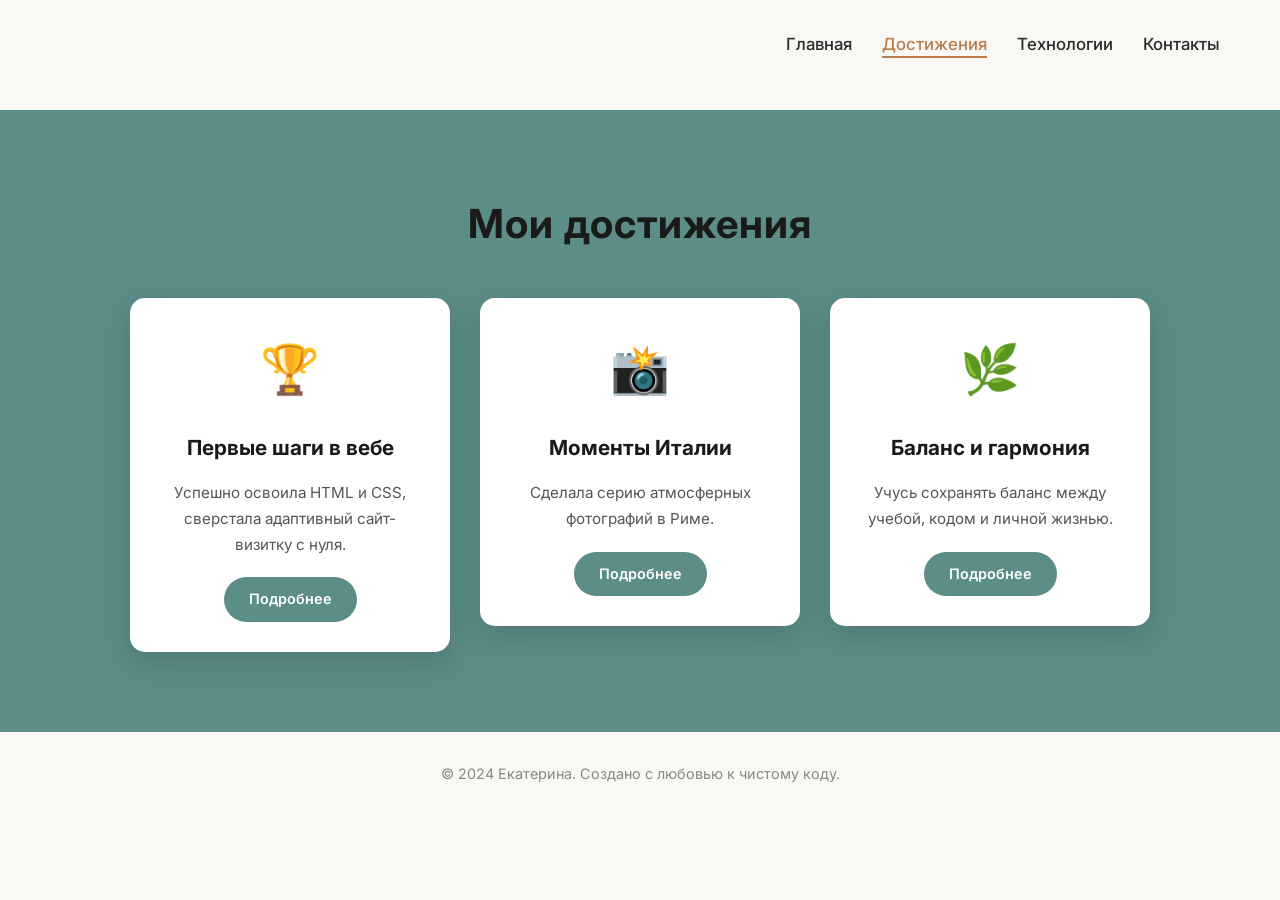
<file: lab4-2/achievements.html>
﻿<!DOCTYPE html>
<html lang="ru">
<head>
    <meta charset="UTF-8">
    <meta name="viewport" content="width=device-width, initial-scale=1.0">
    <title>Достижения — Екатерина</title>
    <meta name="description" content="Мои достижения: первые шаги в вебе, фотография и баланс.">
    <link rel="preconnect" href="https://fonts.googleapis.com">
    <link rel="preconnect" href="https://fonts.gstatic.com" crossorigin>
    <link href="https://fonts.googleapis.com/css2?family=Inter:wght@400;500;600;700&display=swap" rel="stylesheet">
    <link rel="stylesheet" href="style.css">
</head>
<script src="script.js"></script>
<body>

    <header class="header">
        <nav aria-label="Основная навигация">
            <ul class="nav-links">
                <li><a href="index.html">Главная</a></li>
                <li><a href="achievements.html" class="active">Достижения</a></li>
                <li><a href="tech.html">Технологии</a></li>
                <li><a href="index.html#contacts">Контакты</a></li>
            </ul>
        </nav>
    </header>

    <main class="page-main">
        <section class="achievements">
            <div class="achievements-container">
                <h1 class="section-title">Мои достижения</h1>

                <div class="cards-wrapper">
                    <!-- Карточка 1 с раскрывающимися деталями -->
                    <details class="achievement-card">
                        <summary>
                            <span class="card-icon">🏆</span>
                            <h3>Первые шаги в вебе</h3>
                            <p>Успешно освоила HTML и CSS, сверстала адаптивный сайт-визитку с нуля.</p>
                            <span class="card-btn">Подробнее</span>
                        </summary>
                        <div class="card-details">
                            <p>Этот сайт — мой первый серьезный проект. Я изучила основы HTML5 и CSS3, научилась работать с блочной моделью, Flexbox, позиционированием и адаптивностью. Использовала семантические теги и плавные анимации появления элементов. В планах — активное изучение JavaScript.</p>
                        </div>
                    </details>

                    <!-- Карточка 2 -->
                    <details class="achievement-card">
                        <summary>
                            <span class="card-icon">📸</span>
                            <h3>Моменты Италии</h3>
                            <p>Сделала серию атмосферных фотографий в Риме.</p>
                            <span class="card-btn">Подробнее</span>
                        </summary>
                        <div class="card-details">
                            <p>Фотография для меня — это не просто нажатие на кнопку. Это умение видеть композицию, свет и эмоции. Поездка в Италию дала огромный буст вдохновения. Я фотографировала архитектуру, людей и детали, чтобы сохранить атмосферу того лета. Несколько работ появятся в отдельной галерее (в планах!).</p>
                        </div>
                    </details>

                    <!-- Карточка 3 -->
                    <details class="achievement-card">
                        <summary>
                            <span class="card-icon">🌿</span>
                            <h3>Баланс и гармония</h3>
                            <p>Учусь сохранять баланс между учебой, кодом и личной жизнью.</p>
                            <span class="card-btn">Подробнее</span>
                        </summary>
                        <div class="card-details">
                            <p>Учеба, программирование и творчество требуют много энергии. Чтобы не выгорать, я придерживаюсь принципов ЗОЖ: правильное питание, сон и спорт. Понимание своего типа личности (Дюма) помогает находить общий язык с людьми и выстраивать комфортную атмосферу.</p>
                        </div>
                    </details>
                </div>
            </div>
        </section>
    </main>

    <footer>
        <p>© 2024 Екатерина. Создано с любовью к чистому коду.</p>
    </footer>

</body>
</html>
</file>
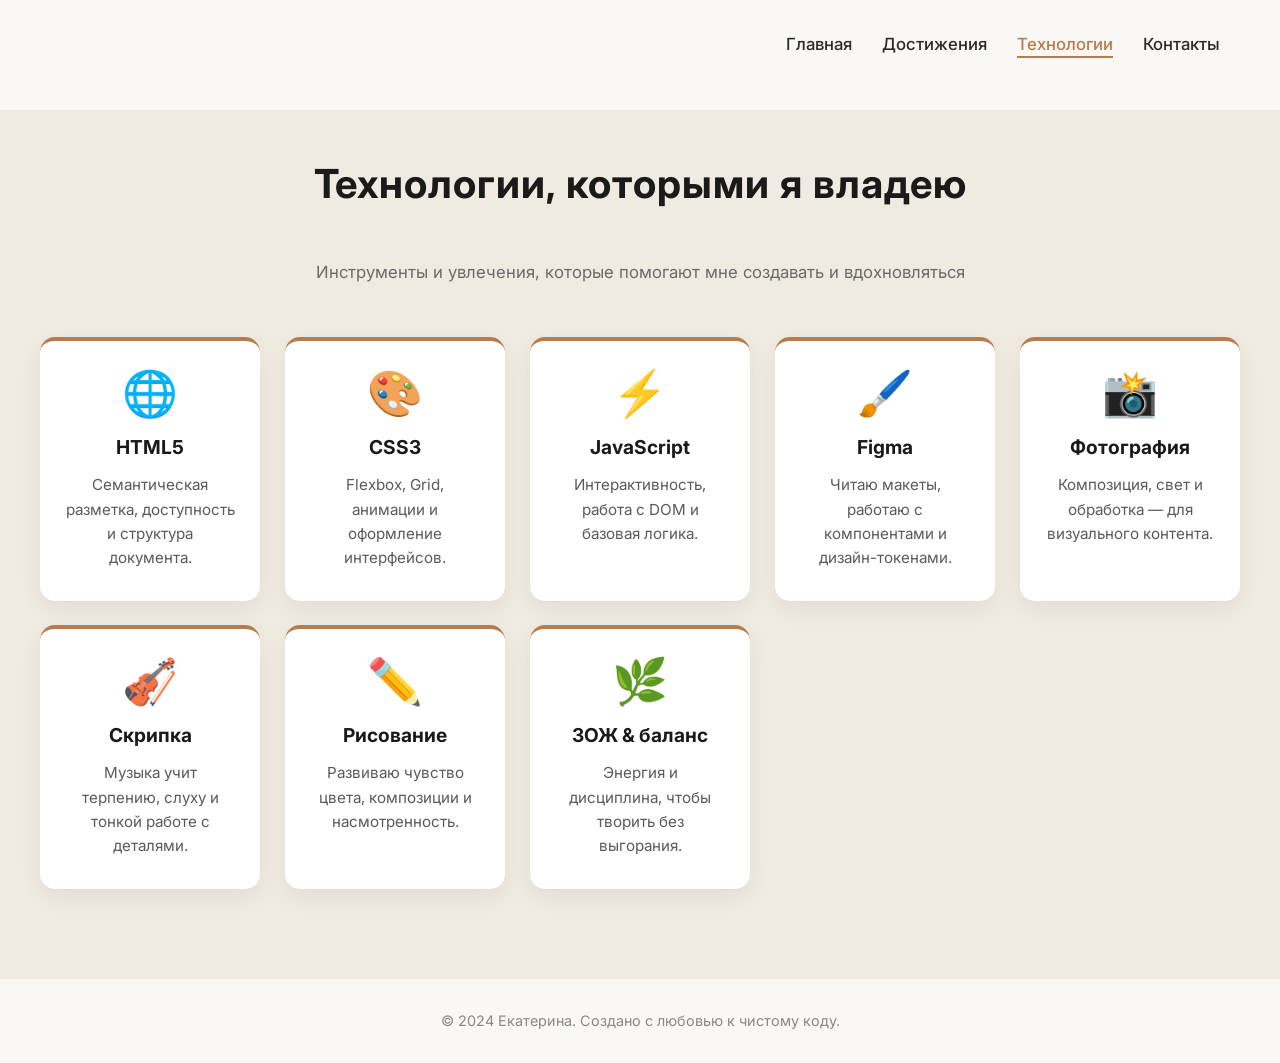
<file: lab4-2/tech.html>
﻿<!DOCTYPE html>
<html lang="ru">
<head>
    <meta charset="UTF-8">
    <meta name="viewport" content="width=device-width, initial-scale=1.0">
    <title>Технологии — Екатерина</title>
    <meta name="description" content="Технологии и увлечения Екатерины: HTML, CSS, JavaScript, Figma, фотография, скрипка, рисование, ЗОЖ.">
    <link rel="preconnect" href="https://fonts.googleapis.com">
    <link rel="preconnect" href="https://fonts.gstatic.com" crossorigin>
    <link href="https://fonts.googleapis.com/css2?family=Inter:wght@400;500;600;700&display=swap" rel="stylesheet">
    <link rel="stylesheet" href="style.css">
</head>
<script src="script.js"></script>
<body>

    <header class="header">
        <nav aria-label="Основная навигация">
            <ul class="nav-links">
                <li><a href="index.html">Главная</a></li>
                <li><a href="achievements.html">Достижения</a></li>
                <li><a href="tech.html" class="active">Технологии</a></li>
                <li><a href="index.html#contacts">Контакты</a></li>
            </ul>
        </nav>
    </header>

    <main class="page-main">
        <section class="tech">
            <div class="tech-container">
                <h1 class="section-title">Технологии, которыми я владею</h1>
                <p class="tech-subtitle">Инструменты и увлечения, которые помогают мне создавать и вдохновляться</p>

                <div class="tech-grid">
                    <article class="tech-card">
                        <div class="tech-icon" aria-hidden="true">🌐</div>
                        <h3>HTML5</h3>
                        <p>Семантическая разметка, доступность и структура документа.</p>
                    </article>

                    <article class="tech-card">
                        <div class="tech-icon" aria-hidden="true">🎨</div>
                        <h3>CSS3</h3>
                        <p>Flexbox, Grid, анимации и оформление интерфейсов.</p>
                    </article>

                    <article class="tech-card">
                        <div class="tech-icon" aria-hidden="true">⚡</div>
                        <h3>JavaScript</h3>
                        <p>Интерактивность, работа с DOM и базовая логика.</p>
                    </article>

                    <article class="tech-card">
                        <div class="tech-icon" aria-hidden="true">🖌️</div>
                        <h3>Figma</h3>
                        <p>Читаю макеты, работаю с компонентами и дизайн-токенами.</p>
                    </article>

                    <article class="tech-card">
                        <div class="tech-icon" aria-hidden="true">📸</div>
                        <h3>Фотография</h3>
                        <p>Композиция, свет и обработка — для визуального контента.</p>
                    </article>

                    <article class="tech-card">
                        <div class="tech-icon" aria-hidden="true">🎻</div>
                        <h3>Скрипка</h3>
                        <p>Музыка учит терпению, слуху и тонкой работе с деталями.</p>
                    </article>

                    <article class="tech-card">
                        <div class="tech-icon" aria-hidden="true">✏️</div>
                        <h3>Рисование</h3>
                        <p>Развиваю чувство цвета, композиции и насмотренность.</p>
                    </article>

                    <article class="tech-card">
                        <div class="tech-icon" aria-hidden="true">🌿</div>
                        <h3>ЗОЖ &amp; баланс</h3>
                        <p>Энергия и дисциплина, чтобы творить без выгорания.</p>
                    </article>
                </div>
            </div>
        </section>
    </main>

    <footer>
        <p>© 2024 Екатерина. Создано с любовью к чистому коду.</p>
    </footer>

</body>
</html>
</file>
<file: lab4-1/style.css>
﻿* {
    margin: 0;
    padding: 0;
    box-sizing: border-box;
}

body {
    font-family: Arial, sans-serif;
}

h1 {
    color: red;
}

.link {
    color:forestgreen;
}

.special-link {
    color: dodgerblue;
}
.yellowlink {
    color: yellow;
    background-color: #333;
    display: inline-block;
    padding: 2px 4px;
}


.color-list li:first-child {
    color:lightslategrey;
}

.color-list li:nth-child(2) {
    color: saddlebrown;
}

.color-list li.highlighted {color: black;}

h3::before {
    content: "*";
}
#first-post h2, #first-post p{
    color: darkorange;
}
.post {
    color: rebeccapurple;
}


input[placeholder="Белый"] {
    color: white;
    background-color: #333;
}



h3 {
    color: hotpink;
}


.important-widget h3 {
    color:darkred;
}
.widget.important-widget {
    color: darkred;
}
.nav-list li {
    padding: 2px 0;
}

.note {
    color: darkred;
}

.submit-btn {
    color: black;
}
</file>
<file: lab4-2/style.css>
﻿/* --- Базовые настройки и сброс --- */
* {
    margin: 0;
    padding: 0;
    box-sizing: border-box;
}

html {
    scroll-behavior: smooth;
}

body {
    font-family: 'Inter', sans-serif;
    background-color: #faf8f5;
    color: #2b2b2b;
    line-height: 1.7;
    overflow-x: hidden;
}

/* --- Навигация --- */
.header {
    padding: 30px 60px;
    position: absolute;
    width: 100%;
    top: 0;
    z-index: 10;
}

.nav-links {
    list-style: none;
    display: flex;
    gap: 30px;
    justify-content: flex-end;
}

    .nav-links a {
        text-decoration: none;
        color: #2b2b2b;
        font-weight: 500;
        font-size: 1.05rem;
        position: relative;
        transition: color 0.3s;
    }

        .nav-links a::after {
            content: '';
            position: absolute;
            width: 0;
            height: 2px;
            bottom: -4px;
            left: 0;
            background-color: #b87c4c;
            transition: width 0.3s;
        }

        .nav-links a:hover::after {
            width: 100%;
        }

        .nav-links a.active {
            color: #b87c4c;
        }

            .nav-links a.active::after {
                width: 100%;
            }

/* --- Главный экран (Hero) --- */
.hero {
    display: flex;
    align-items: center;
    justify-content: space-between;
    padding: 140px 60px 80px 60px;
    max-width: 1300px;
    margin: 0 auto;
    min-height: 90vh;
    gap: 40px;
}

.hero-content {
    flex: 1;
    max-width: 600px;
}

    .hero-content h1 {
        font-size: 3.5rem;
        line-height: 1.1;
        margin-bottom: 10px;
        color: #1a1a1a;
        letter-spacing: -1px;
        white-space: nowrap;
    }

.subtitle {
    font-size: 1.1rem;
    color: #5c8d89;
    margin-bottom: 25px;
    font-weight: 600;
    letter-spacing: 2px;
    text-transform: uppercase;
}

.hero-text {
    font-size: 1.15rem;
    margin-bottom: 30px;
    color: #4a4a4a;
}

/* --- Теги навыков --- */
.skills {
    display: flex;
    gap: 12px;
    flex-wrap: wrap;
    margin-bottom: 35px;
    list-style: none;
}

    .skills li {
        background-color: #fff;
        color: #b87c4c;
        padding: 6px 16px;
        border-radius: 20px;
        font-size: 0.9rem;
        font-weight: 600;
        border: 1px solid #e5e0d8;
        box-shadow: 0 4px 10px rgba(0, 0, 0, 0.03);
        transition: all 0.3s ease;
    }

        .skills li:hover {
            background-color: #b87c4c;
            color: #fff;
            transform: translateY(-2px);
        }

/* --- Кнопка CTA (пружинистая + пульсация) --- */
.cta-button {
    display: inline-block;
    padding: 16px 40px;
    background-color: #b87c4c;
    color: #ffffff;
    text-decoration: none;
    border-radius: 50px;
    font-weight: 600;
    font-size: 1.1rem;
    box-shadow: 0 8px 20px rgba(184, 124, 76, 0.3);
    position: relative;
    overflow: hidden;
    transition: transform 0.25s cubic-bezier(0.34, 1.56, 0.64, 1), box-shadow 0.25s ease, background-color 0.3s ease;
    animation: ctaPulse 2.8s ease-in-out infinite;
}

    .cta-button:hover {
        background-color: #9c653a;
        transform: translateY(-4px) scale(1.05);
        box-shadow: 0 12px 25px rgba(184, 124, 76, 0.4);
        animation: none; /* чтобы пульсация не мешала магнитному эффекту */
    }

    .cta-button:active {
        transform: translateY(2px) scale(0.96);
    }

@keyframes ctaPulse {
    0%, 100% {
        box-shadow: 0 8px 20px rgba(184, 124, 76, 0.3);
    }

    50% {
        box-shadow: 0 8px 32px rgba(184, 124, 76, 0.6);
    }
}

/* --- Блок с фото --- */
.hero-image {
    flex: 1;
    display: flex;
    flex-direction: column;
    align-items: center;
    position: relative;
}

.image-wrapper {
    position: relative;
    z-index: 1;
}

    .image-wrapper img {
        width: 100%;
        max-width: 420px;
        border-radius: 200px 200px 20px 20px;
        box-shadow: 0 20px 40px rgba(0, 0, 0, 0.1);
        object-fit: cover;
        aspect-ratio: 3/4;
        transition: transform 0.5s ease, box-shadow 0.5s ease;
    }

    .image-wrapper:hover img {
        transform: scale(1.02);
        box-shadow: 0 25px 50px rgba(0, 0, 0, 0.15);
    }

.hero-image figcaption {
    margin-top: 15px;
    font-size: 0.9rem;
    color: #888;
    font-style: italic;
    letter-spacing: 1px;
}

/* Иконка фотоаппарата */
.camera-icon {
    position: absolute;
    bottom: 20px;
    right: -15px;
    background: #fff;
    width: 50px;
    height: 50px;
    display: flex;
    align-items: center;
    justify-content: center;
    border-radius: 50%;
    font-size: 1.5rem;
    box-shadow: 0 10px 20px rgba(0, 0, 0, 0.1);
    animation: float 3s ease-in-out infinite;
}

@keyframes float {
    0%, 100% {
        transform: translateY(0);
    }

    50% {
        transform: translateY(-10px);
    }
}

/* Декоративное пятно за фото */
.hero-image::before {
    content: '';
    position: absolute;
    width: 90%;
    height: 80%;
    background-color: #e5e0d8;
    border-radius: 40% 60% 70% 30% / 40% 50% 60% 50%;
    top: 0;
    left: 5%;
    z-index: 0;
    animation: morph 8s ease-in-out infinite;
}

@keyframes morph {
    0%, 100% {
        border-radius: 40% 60% 70% 30% / 40% 50% 60% 50%;
    }

    34% {
        border-radius: 70% 30% 50% 50% / 30% 30% 70% 70%;
    }

    67% {
        border-radius: 100% 60% 60% 100% / 100% 100% 60% 60%;
    }
}

/* --- Анимации появления --- */
.fade-in-up {
    opacity: 0;
    transform: translateY(30px);
    animation: fadeInUp 0.8s cubic-bezier(0.2, 0.8, 0.2, 1) forwards;
}

.delay-1 {
    animation-delay: 0.15s;
}

.delay-2 {
    animation-delay: 0.3s;
}

.delay-3 {
    animation-delay: 0.45s;
}

.delay-4 {
    animation-delay: 0.6s;
}

@keyframes fadeInUp {
    to {
        opacity: 1;
        transform: translateY(0);
    }
}

/* --- Бегущая строка --- */
.marquee {
    background-color: #5c8d89;
    color: #fff;
    padding: 15px 0;
    overflow: hidden;
    white-space: nowrap;
    position: relative;
    display: flex;
    font-weight: 500;
    letter-spacing: 2px;
    text-transform: uppercase;
    font-size: 0.9rem;
}

.marquee-content {
    display: flex;
    animation: scroll 25s linear infinite;
}

    .marquee-content span {
        padding: 0 15px;
    }

@keyframes scroll {
    0% {
        transform: translateX(0);
    }

    100% {
        transform: translateX(-50%);
    }
}

/* --- Секция контактов --- */
.contacts {
    text-align: center;
    padding: 80px 20px;
    background-color: #f0ebe1;
}

    .contacts h2 {
        margin-bottom: 15px;
        font-size: 2rem;
        color: #1a1a1a;
    }

    .contacts p {
        color: #4a4a4a;
        margin-bottom: 30px;
    }

.contact-links {
    display: flex;
    justify-content: center;
    gap: 40px;
    font-style: normal;
}

    .contact-links a {
        color: #b87c4c;
        text-decoration: none;
        font-weight: 600;
        font-size: 1.2rem;
        padding-bottom: 5px;
        border-bottom: 2px solid transparent;
        transition: border-color 0.3s, color 0.3s;
    }

        .contact-links a:hover {
            color: #9c653a;
            border-color: #9c653a;
        }

/* --- Подвал --- */
footer {
    text-align: center;
    padding: 30px;
    font-size: 0.9rem;
    color: #888;
    background-color: #faf8f5;
}

/* --- Секция 2: Мои достижения --- */
.achievements {
    background-color: #5c8d89;
    padding: 80px 20px;
    color: #fff;
    scroll-margin-top: 80px;
}

.achievements-container {
    max-width: 1200px;
    margin: 0 auto;
}

.section-title {
    text-align: center;
    font-size: 2.5rem;
    margin-bottom: 50px;
    letter-spacing: 1px;
}

/* Flexbox для карточек */
.cards-wrapper {
    display: flex;
    flex-direction: row;
    justify-content: center;
    gap: 30px;
    flex-wrap: wrap;
    align-items: flex-start;
}

/* Карточка достижения */
.achievement-card {
    background-color: #ffffff;
    color: #2b2b2b;
    border-radius: 15px;
    width: 320px;
    display: flex;
    flex-direction: column;
    align-items: center;
    text-align: center;
    box-shadow: 0 10px 30px rgba(0, 0, 0, 0.15);
    transition: transform 0.3s ease;
    overflow: hidden;
}

    .achievement-card:hover {
        transform: translateY(-10px);
    }

.card-icon {
    font-size: 3rem;
    margin-bottom: 20px;
}

.achievement-card h3 {
    font-size: 1.3rem;
    margin-bottom: 15px;
    color: #1a1a1a;
}

.achievement-card p {
    font-size: 0.95rem;
    color: #555;
    margin-bottom: 25px;
    flex-grow: 1;
}

/* Кнопка внутри карточки (пружинистая) */
.card-btn {
    display: inline-block;
    padding: 10px 25px;
    background-color: #5c8d89;
    color: #fff;
    text-decoration: none;
    border-radius: 30px;
    font-weight: 600;
    font-size: 0.9rem;
    position: relative;
    overflow: hidden;
    transition: transform 0.25s cubic-bezier(0.34, 1.56, 0.64, 1), box-shadow 0.25s ease, background-color 0.3s ease;
}

    .card-btn:hover {
        background-color: #46736f;
        transform: translateY(-3px) scale(1.05);
        box-shadow: 0 8px 18px rgba(70, 115, 111, 0.35);
    }

    .card-btn:active {
        transform: translateY(2px) scale(0.96);
    }

/* Ripple-эффект */
.ripple {
    position: absolute;
    border-radius: 50%;
    background: rgba(255, 255, 255, 0.55);
    transform: scale(0);
    animation: rippleAnim 0.6s linear;
    pointer-events: none;
}

@keyframes rippleAnim {
    to {
        transform: scale(4);
        opacity: 0;
    }
}

/* --- Достижения: аккордеон на details/summary --- */
.achievement-card[open] {
    transform: translateY(-4px);
}

    .achievement-card[open] .card-btn {
        background-color: #46736f;
    }

.achievement-card summary {
    list-style: none;
    cursor: pointer;
    display: flex;
    flex-direction: column;
    align-items: center;
    text-align: center;
    padding: 30px;
    width: 100%;
}

    .achievement-card summary::-webkit-details-marker {
        display: none;
    }

    .achievement-card summary::marker {
        content: "";
    }

    .achievement-card summary h3 {
        font-size: 1.3rem;
        margin-bottom: 15px;
        color: #1a1a1a;
    }

    .achievement-card summary p {
        font-size: 0.95rem;
        color: #555;
        margin-bottom: 20px;
    }

.card-details {
    padding: 0 30px 30px;
    border-top: 1px dashed #e5e0d8;
    margin-top: 5px;
    animation: slideDown 0.35s ease;
    width: 100%;
}

    .card-details p {
        font-size: 0.98rem;
        color: #4a4a4a;
        line-height: 1.7;
        margin-top: 20px;
        margin-bottom: 0;
    }

@keyframes slideDown {
    from {
        opacity: 0;
        transform: translateY(-8px);
    }

    to {
        opacity: 1;
        transform: translateY(0);
    }
}

/* --- Секция 3: Технологии --- */
.tech {
    background-color: #f0ebe1;
    padding: 90px 20px;
    scroll-margin-top: 80px;
}

.tech-container {
    max-width: 1200px;
    margin: 0 auto;
}

.tech .section-title {
    color: #1a1a1a;
    margin-bottom: 15px;
}

.tech-subtitle {
    text-align: center;
    color: #6b6b6b;
    margin-bottom: 50px;
    font-size: 1.05rem;
}

/* CSS Grid */
.tech-grid {
    display: grid;
    grid-template-columns: repeat(auto-fit, minmax(220px, 1fr));
    gap: 25px;
}

/* Карточка технологии (pop-in + подпрыгивающая иконка) */
.tech-card {
    background: #ffffff;
    border-radius: 15px;
    padding: 30px 25px;
    text-align: center;
    box-shadow: 0 8px 25px rgba(0, 0, 0, 0.06);
    border-top: 4px solid #b87c4c;
    transition: transform 0.3s ease, box-shadow 0.3s ease;
    opacity: 0;
    transform: translateY(30px) scale(0.95);
    animation: popIn 0.6s cubic-bezier(0.34, 1.56, 0.64, 1) forwards;
}

    .tech-card:hover {
        transform: translateY(-8px);
        box-shadow: 0 16px 35px rgba(0, 0, 0, 0.12);
    }

        .tech-card:hover .tech-icon {
            animation: iconBounce 0.6s ease;
        }

@keyframes popIn {
    to {
        opacity: 1;
        transform: translateY(0) scale(1);
    }
}

@keyframes iconBounce {
    0%, 100% {
        transform: translateY(0);
    }

    30% {
        transform: translateY(-12px) scale(1.1);
    }

    60% {
        transform: translateY(-4px) scale(1.05);
    }
}

.tech-icon {
    font-size: 2.8rem;
    margin-bottom: 15px;
    line-height: 1;
    display: inline-block;
    transition: transform 0.3s ease;
}

.tech-card h3 {
    font-size: 1.2rem;
    color: #1a1a1a;
    margin-bottom: 10px;
}

.tech-card p {
    font-size: 0.95rem;
    color: #5a5a5a;
    line-height: 1.6;
}

/* --- Превью-разделы на главной --- */
.preview-section {
    background-color: #faf8f5;
    padding: 80px 20px;
}

.preview-container {
    max-width: 1000px;
    margin: 0 auto;
}

.section-title.dark {
    color: #1a1a1a;
}

.preview-grid {
    display: grid;
    grid-template-columns: repeat(auto-fit, minmax(260px, 1fr));
    gap: 30px;
}

.preview-card {
    background: #fff;
    border-radius: 15px;
    padding: 35px 25px;
    text-align: center;
    box-shadow: 0 10px 30px rgba(0, 0, 0, 0.06);
    border-top: 4px solid #5c8d89;
    transition: transform 0.3s ease, box-shadow 0.3s ease;
    opacity: 0;
    transform: translateY(30px) scale(0.95);
    animation: popIn 0.6s cubic-bezier(0.34, 1.56, 0.64, 1) forwards;
}

    .preview-card:hover {
        transform: translateY(-8px);
        box-shadow: 0 16px 35px rgba(0, 0, 0, 0.12);
    }

        .preview-card:hover .tech-icon {
            animation: iconBounce 0.6s ease;
        }

    .preview-card h3 {
        font-size: 1.4rem;
        color: #1a1a1a;
        margin-bottom: 12px;
    }

    .preview-card p {
        color: #5a5a5a;
        margin-bottom: 22px;
    }

/* --- Отступ для внутренних страниц --- */
.page-main {
    padding-top: 110px;
}

    .page-main .section-title,
    .page-main h1 {
        text-align: center;
        color: #1a1a1a;
        font-size: 2.5rem;
        margin-bottom: 40px;
    }

    .page-main .tech {
        padding-top: 40px;
    }

/* --- Блок деталей достижений (для обратной совместимости) --- */
.details-section {
    background-color: #faf8f5;
    padding: 60px 20px;
}

.details-container {
    max-width: 800px;
    margin: 0 auto;
}

.detail-item {
    background: #fff;
    padding: 40px;
    border-radius: 15px;
    box-shadow: 0 10px 30px rgba(0, 0, 0, 0.05);
    margin-bottom: 40px;
    border-left: 5px solid #b87c4c;
    scroll-margin-top: 80px;
}

    .detail-item h3 {
        color: #1a1a1a;
        font-size: 1.5rem;
        margin-bottom: 15px;
    }

    .detail-item p {
        color: #4a4a4a;
        font-size: 1.1rem;
        margin-bottom: 25px;
    }

.back-btn {
    display: inline-block;
    color: #5c8d89;
    text-decoration: none;
    font-weight: 600;
    border-bottom: 2px solid transparent;
    transition: border-color 0.3s;
}

    .back-btn:hover {
        border-color: #5c8d89;
    }

/* --- Адаптивность --- */
@media (max-width: 900px) {
    .hero {
        flex-direction: column-reverse;
        padding: 120px 20px 60px 20px;
        text-align: center;
    }

    .hero-content h1 {
        font-size: 2.5rem;
        white-space: normal;
    }

    .skills {
        justify-content: center;
    }

    .nav-links {
        justify-content: center;
        padding-right: 0;
        flex-wrap: wrap;
        gap: 15px;
    }

    .header {
        padding: 20px;
    }

    .camera-icon {
        right: 10px;
    }

    .contact-links {
        flex-direction: column;
        gap: 20px;
    }

    .cards-wrapper {
        flex-direction: column;
        align-items: center;
    }

    .achievement-card,
    details.achievement-card {
        width: 100%;
        max-width: 400px;
    }

    .section-title {
        font-size: 2rem;
    }

    .detail-item {
        padding: 25px;
    }

    .tech {
        padding: 70px 20px;
    }

    .tech-grid {
        grid-template-columns: repeat(2, 1fr);
        gap: 20px;
    }

    .page-main {
        padding-top: 90px;
    }

        .page-main .section-title,
        .page-main h1 {
            font-size: 2rem;
        }
}

@media (max-width: 550px) {
    .tech-grid {
        grid-template-columns: 1fr;
    }

    .tech-card {
        padding: 25px 20px;
    }
}

/* --- Уважение к prefers-reduced-motion --- */
@media (prefers-reduced-motion: reduce) {
    *, *::before, *::after {
        animation-duration: 0.01ms !important;
        animation-iteration-count: 1 !important;
        transition-duration: 0.01ms !important;
        scroll-behavior: auto !important;
    }
}
</file>
<file: lab5-1/style.css>
﻿* {
    box-sizing: border-box;
    margin: 0;
    padding: 0;
}

body {
    font-family: Arial, sans-serif;
    padding: 20px;
}

div {
    padding: 10px;
    font-size: 14px;
    font-family: Atial, sans-serif;
}

.box-static {
    width: 200px;
    height: 150px;
    background-color: #6cd5ff;
    margin-bottom: 10px;
}
.box-relative-1 {
    width: 250px;
    height: 150px;
    background-color: #8bfe92;
    position: relative;
    left: 20px;
    z-index: 1;
}

.box-relative-2 {
    width: 250px;
    height: 200px;
    background-color: #feadea;
    position: relative;
    top: -50px;
    left: 40px;
    z-index: 2;
}
.container {
    width: 500px;
    height: 400px;
    background-color: #bbbbbb;
    position: relative;
    margin-top: 50px;
    margin-left: 20px;
}
.box-absolute-1 {
    width: 180px;
    height: 130px;
    background-color: #ff6a00;
    position: absolute;
    top: 30px;
    left: 30px;
    z-index: 3;
}

.box-absolute-2 {
    width: 180px;
    height: 130px;
    background-color: aqua;
    position: absolute;
    top: 100px;
    left: 100px;
    z-index: 2;
}

.box-absolute-3 {
    width: 180px;
    height: 130px;
    background-color: #a64efc;
    position: absolute;
    top: 170px;
    left: 170px;
    z-index: 1;
}

.box-zindex-1 {
    width: 300px;
    height: 250px;
    background-color: #fb3030;
    position: fixed;
    top: 50px;
    right: 80px;
    z-index: 5;
    }

.box-zindex-2 {
    width: 280px;
    height: 160px;
    background-color: aquamarine;
    position: fixed;
    top: 170px;
    right: 0px;
    z-index: 4;
}
.box-fixed-1 {
    width: 150px;
    height: 100px;
    background-color: #f8f449;
    position: fixed;
    top: 0;
    right: 0;
    z-index: 3;
}

.box-fixed-2 {
    width: 200px;
    height: 150px;
    background-color: #ff6a00;
    position: fixed;
    bottom: 0;
    left:0;
    z-index: 100;
}
</file>
